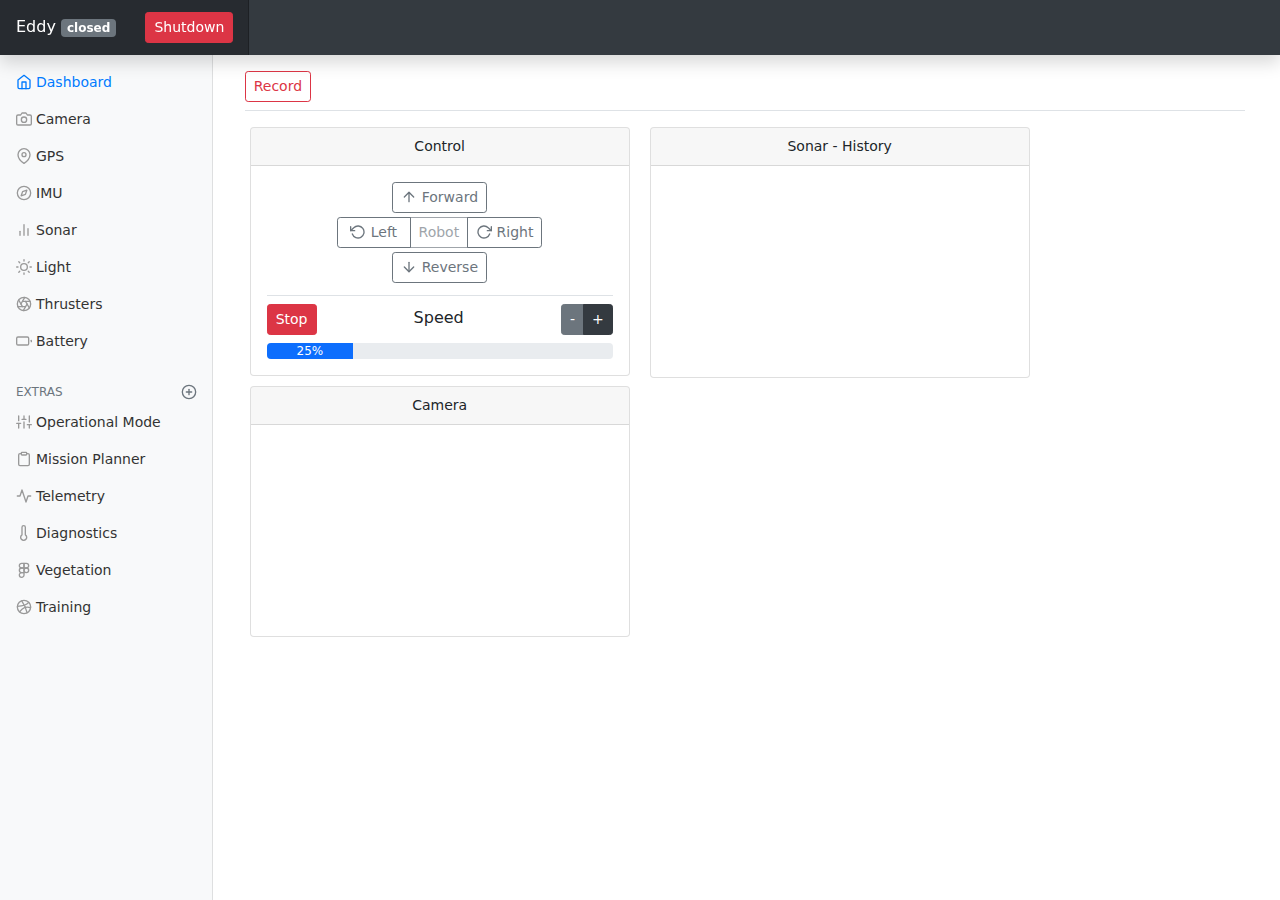
<file: ros2_ws/src/eddy_webui/www/index.html>
<!doctype html>
<html lang="en">
  <head>
    <meta charset="utf-8">
    <meta name="viewport" content="width=device-width, initial-scale=1, shrink-to-fit=no">
    <meta name="description" content="">
    <meta name="author" content="Robert Codd-Downey">
    <meta name="generator" content="Jekyll v4.1.1">
    <title>Eddy Dashboard</title>

    <script src="./javascript/eventemitter2.js"></script>
    <script src="./javascript/roslib.min.js"></script>
    <script src="./javascript/jpg.js"></script>
    <script src="./javascript/dashboard.js"></script>

    <script type="text/javascript">
      'use strict';
			
			function displayImage(canvasId, url) {
				var j = new JpegImage();
				j.onload = function() {
					var c = document.getElementById(canvasId);
					var ctx = c.getContext("2d");
					var d = ctx.getImageData(0,0,c.width,c.height);
					j.copyToImageData(d);
					ctx.putImageData(d, 0, 0);
				};
				j.load(url);
			}
			
			function displayImageMessage(id, message) {
				displayImage(id, "data:image/jpeg;base64," + message.data);
			}
			
			if (!robot) {
				var robot = {
					ros: null,
					image_sub : null,
					name: "",
					init: function() {
            this.ros = new ROSLIB.Ros({
              url : 'ws://' + location.hostname + ':9090'
            });
						this.ros.on('error', function(error) {
							updateRosStatus('error');
						});
						this.ros.on('connection', function(error) {
					                console.log("Connected to ROSBridge Server");
							updateRosStatus('connection');
						});
						this.ros.on('close', function(error) {
							updateRosStatus('close');
						});
						
						this.image_sub = new ROSLIB.Topic({
							ros : this.ros,
							name : '/eddy/sensors/underwater_camera/image_raw/compressed',
							messageType : 'sensor_msgs/CompressedImage'
						});
						this.image_sub.subscribe(function (message) {
							displayImageMessage("camera-img", message);
            });
            
            this.history_sub = new ROSLIB.Topic({
              ros : this.ros,
              name : '/eddy/sonar/history/compressed',
              messageType : 'sensor_msgs/CompressedImage'
            });
            this.history_sub.subscribe(function (message) {
              console.log("Recieved images message");
              displayImageMessage("history-img", message);
            });
					}
				}
			}
			
			robot.init();

	window.onload = function () {
		buildDashboard("Dashboard");
		feather.replace();
		onLoadROS(robot.ros);
	};

      window.onunload = function () {
				robot.ros.close();
			};
    </script>

    <!-- Bootstrap core CSS -->
    <link href="./css/bootstrap.min.css" rel="stylesheet">

    <style>
      .bd-placeholder-img {
        font-size: 1.125rem;
        text-anchor: middle;
        -webkit-user-select: none;
        -moz-user-select: none;
        -ms-user-select: none;
        user-select: none;
      }

      @media (min-width: 768px) {
        .bd-placeholder-img-lg {
          font-size: 3.5rem;
        }
      }
    </style>
    <!-- Custom styles for this template -->
    <link href="./css/dashboard.css" rel="stylesheet">
  </head>
  <body>

        <nav class="navbar navbar-dark sticky-top bg-dark flex-md-nowrap p-0 shadow">
                <div class="navbar-brand"/>
                        <div class="navbar-item ml-3 mr-3" style="color:white;">
                        Eddy <span id="ros-status" class="badge badge-warning">Connecting</span>
                        <button type="button" class="btn ml-4 btn-sm btn-danger"  data-toggle="modal" data-target="#shutdownModal">Shutdown</button>
                        </div>
                </div>
                <button class="navbar-toggler position-absolute d-md-none collapsed mt-1" type="button" data-toggle="collapse" data-target="#sidebarMenu" ar>
                        <span class="navbar-toggler-icon"></span>
                </button>
        </nav>

        <div class="modal fade" id="shutdownModal" tabindex="-1" aria-labelledby="exampleModalLabel" aria-hidden="true">
                <div class="modal-dialog">
                        <div class="modal-content">
                                <div class="modal-header">
                                        <h5 class="modal-title" id="exampleModalLabel">Shutdown Eddy</h5>
                                        <button type="button" class="close" data-dismiss="modal" aria-label="Close">
                                                <span aria-hidden="true">&times;</span>
                                        </button>
                                </div>
                                <div class="modal-body">
                                        Are you sure you want shutdown the robot ?
                                </div>
                                <div class="modal-footer">
                                        <button type="button" class="btn btn-secondary" data-dismiss="modal">Close</button>
                                        <button type="button" id="ros-halt" class="btn btn-danger" data-dismiss="modal">Shutdown</button>
                                </div>
                        </div>
                </div>
        </div>

<div class="container-fluid">
  <div class="row">
    <nav id="sidebarMenu" class="col-md-3 col-lg-2 d-md-block bg-light sidebar collapse">
      <div class="sidebar-sticky pt-3">
        <ul id="main_nav" class="nav flex-column">
        </ul>

        <h6 class="sidebar-heading d-flex justify-content-between align-items-center px-3 mt-4 mb-1 text-muted">
          <span>Extras</span>
          <a class="d-flex align-items-center text-muted" href="#" aria-label="Add a new report">
            <span data-feather="plus-circle"></span>
          </a>
        </h6>

        <ul id="extra_nav" class="nav flex-column">
        </ul>

      </div>
    </nav>

    <main role="main" class="col-md-9 ml-sm-auto col-lg-10 px-md-4">
      <div class="d-flex justify-content-between flex-wrap flex-md-nowrap align-items-center pt-3 pb-2 mb-3 border-bottom">
        <div class="btn-toolbar mr-2 mb-2 mb-md-0">
          <button type="button" class="btn mr-2 btn-sm btn-outline-danger">Record</button>
        </div>
      </div>

      <div class="row">
        <div class="column">
          <div class="card mb-2" >
            <div class="card-header">Control</div>


            <div class="card-body">

              <div class="btn-toolbar mb-1 justify-content-center" role="toolbar">
                <button id="robot-forward-btn" type="button" class="btn btn-outline-secondary btn-sm"><span data-feather="arrow-up"></span> Forward</button>
              </div>

              <div class="btn-toolbar mb-1 justify-content-center" role="toolbar" >
                <div class="btn-group" role="group">
                  <button id="robot-left-btn" type="button" class="btn btn-outline-secondary btn-sm">&nbsp;<span data-feather="rotate-ccw"></span> Left&nbsp;</button>
                  <button type="button" class="btn btn-outline-secondary btn-sm disabled">Robot</button>
                  <button id="robot-right-btn" type="button" class="btn btn-outline-secondary btn-sm"><span data-feather="rotate-cw"></span> Right</button>
                </div>
              </div>

              <div class="btn-toolbar mb-1 justify-content-center" role="toolbar">
                <button id="robot-reverse-btn" type="button" class="btn btn-outline-secondary btn-sm"><span data-feather="arrow-down"></span> Reverse</button>
              </div>

              <div class="d-flex flex-wrap flex-md-nowrap mb-2 pb-2 border-bottom">
              </div>

              <div class="btn-toolbar justify-content-between" role="toolbar">
                
                <button id="light-btn" type="button" class="btn btn-danger btn-sm">Stop</button>

                <h6 class="mt-1">Speed</h6>

                <div class="btn-group" role="group">
                  <button id="speed-decrease-btn" type="button" class="btn btn-secondary btn-sm">-</button>
                  <button id="speed-increase-btn" type="button" class="btn btn-dark btn-sm">+</button>
                </div>

                <div class="progress mt-2" style="width: 100%;">
                  <div id="speed-status-bar" class="progress-bar" role="progressbar" style="width: 25%;" aria-valuenow="0.0" aria-valuemin="0.0" aria-valuemax="1.0">25%</div>
                </div>

              </div>

            </div>
          </div>
        </div>

        <div class="column">
          <div class="card mb-2" >
            <div class="card-header">Sonar - History</div>
            <div class="card-body">
              <canvas class="w-100" id="history-img"></canvas>
            </div>
          </div>
        </div>


        <div class="column">
          <div class="card mb-2" >
            <div class="card-header">Camera</div>
            <div class="card-body">
              <canvas class="w-100" id="camera-img"></canvas>
            </div>
          </div>
        </div>

      </div>


    </main>
  </div>
</div>
<script src="./javascript/jquery-3.5.1.slim.min.js" integrity="sha384-DfXdz2htPH0lsSSs5nCTpuj/zy4C+OGpamoFVy38MVBnE+IbbVYUew+OrCXaRkfj" crossorigin="anonymous"></script>
<script src="./javascript/bootstrap.bundle.min.js"></script>
<script src="./javascript/feather.min.js"></script>
<script src="./javascript/Chart.min.js"></script>

<script src="./javascript/dashboard.js"></script></body>
</html>
</file>
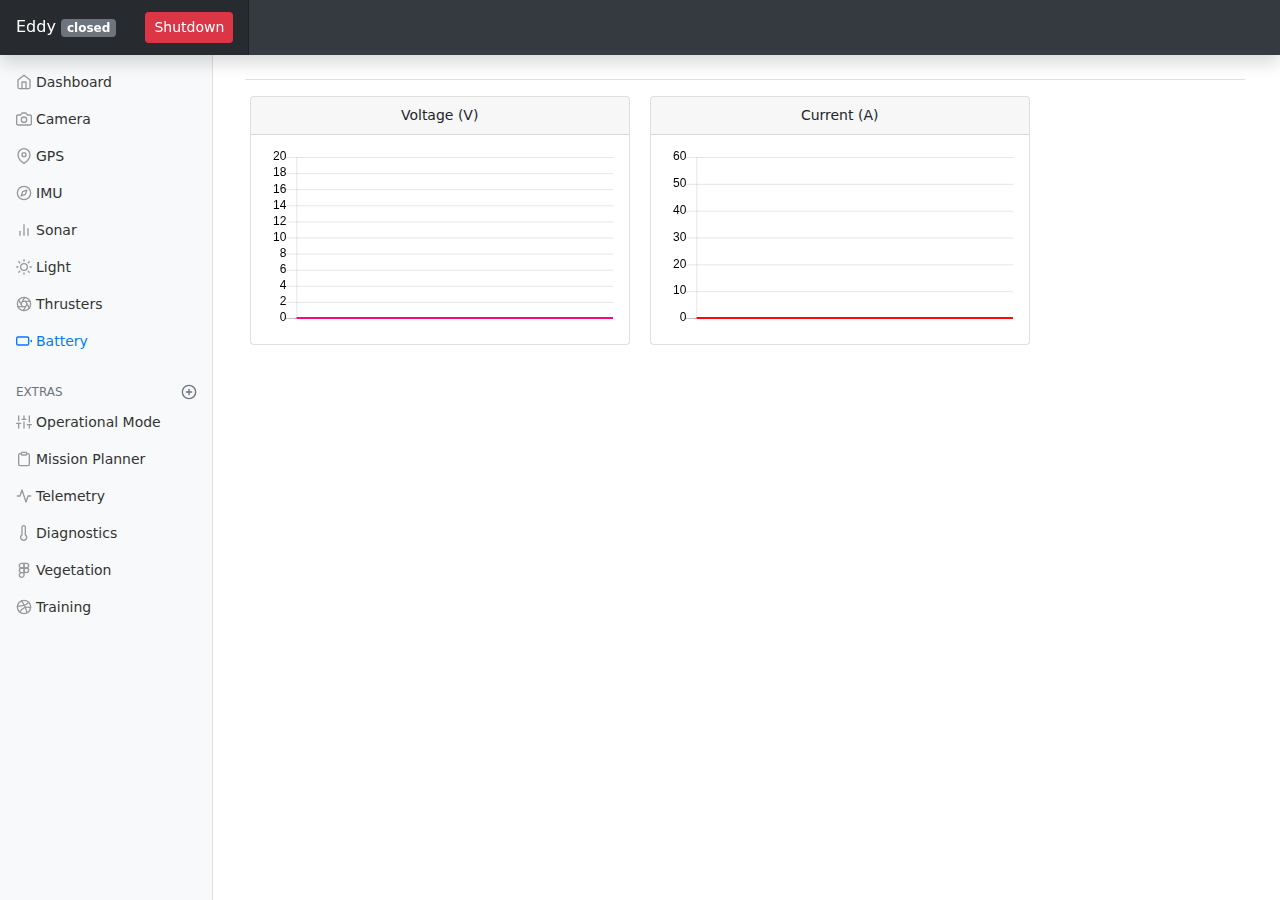
<file: ros2_ws/src/eddy_webui/www/battery.html>
<!doctype html>
<html lang="en">
  <head>
    <meta charset="utf-8">
    <meta name="viewport" content="width=device-width, initial-scale=1, shrink-to-fit=no">
    <meta name="description" content="">
    <meta name="author" content="Robert Codd-Downey">
    <meta name="generator" content="Jekyll v4.1.1">
    <title>Eddy Dashboard</title>

    <script src="./javascript/eventemitter2.js"></script>
    <script src="./javascript/roslib.min.js"></script>
    <script src="./javascript/jpg.js"></script>
    <script src="./javascript/Chart.min.js"></script>
    <script src="./javascript/dashboard.js"></script>

    <script type="text/javascript">
      'use strict';
			
      var voltage_cfg = {
				type: 'line',
				data: {
					labels: new Array(200+1).join('0').split(''),
					datasets: [{
						borderColor: 'rgba(255, 9, 115, 1)',
						backgroundColor: 'rgba(255, 9, 115, 0)',
						data: new Array(200+1).join('0').split('').map(parseFloat),
						borderWidth: 2,
						pointRadius: 0.1
					}]
				},
				options: {

					responsive: false,
					showTooltips: false,
					legend: {
						display: false
					},
					scales: {
						xAxes: [{
							display: false,
						}],
						yAxes: [{
							ticks: {
								suggestedMin: 0,
								fontColor: "black",
								min: 0,
								max: 20
							},
							gridLines: {
								display: true
							}
						}]
					}

				}
			};

      var current_cfg = {
                                type: 'line',
                                data: {
                                        labels: new Array(200+1).join('0').split(''),
                                        datasets: [{
                                                borderColor: 'rgba(255, 9, 15, 1)',
						backgroundColor: 'rgba(255, 9, 115, 0)',
                                                data: new Array(200+1).join('0').split('').map(parseFloat),
                                                borderWidth: 2,
                                                pointRadius: 0.1
                                        }]
                                },
                                options: {

                                        responsive: false,
                                        showTooltips: false,
                                        legend: {
                                                display: false
                                        },
                                        scales: {
                                                xAxes: [{
                                                        display: false,
                                                }],
                                                yAxes: [{
                                                        ticks: {
                                                                suggestedMin: 0,
                                                                fontColor: "black",
                                                                min: 0,
                                                                max: 60
                                                        },
                                                        gridLines: {
                                                                display: true
                                                        }
                                                }]
                                        }

                                }
                        };

	function updateBatteryPlots(message) {
		var header = document.getElementById("voltage-header");
		header.innerHTML = "Voltage (" + Math.round(message.voltage * 10) / 10 + " V)";
		var chart = window.voltage_graph;

		chart.data.labels.splice(0, 1);
		if (chart.data.datasets[0].data.length >= 200) {
			chart.data.datasets[0].data.splice(0, 1);
		}

		chart.data.labels.push('');
		chart.data.datasets[0].data.push(message.voltage);

		chart.update();

		header = document.getElementById("current-header");
                header.innerHTML = "Current (" + Math.round(Math.abs(message.current) * 10) / 10 + " A)";
                chart = window.current_graph;

                chart.data.labels.splice(0, 1);
                if (chart.data.datasets[0].data.length >= 200) {
                        chart.data.datasets[0].data.splice(0, 1);
                }

                chart.data.labels.push('');
                chart.data.datasets[0].data.push(message.current);

                chart.update();
	}


			if (!robot) {
				var robot = {
					ros: null,
					cmd_sub : null,
					name: "",
					init: function() {
						this.ros = new ROSLIB.Ros({
              url : 'ws://' + location.hostname + ':9090'
            });
						this.ros.on('error', function(error) {
							updateRosStatus('error');
						});
						this.ros.on('connection', function(error) {
							updateRosStatus('connection');
						});
						this.ros.on('close', function(error) {
							updateRosStatus('close');
						});
						
						this.battery_sub = new ROSLIB.Topic({
							ros : this.ros,
							name : '/eddy/sensors/mavros/battery',
							messageType : 'sensor_msgs/BatteryState'
						});
						this.battery_sub.subscribe(function (message) {
							updateBatteryPlots(message);
						});

					}
				}
			}
			
      robot.init();
      

      window.onload = function () {
	buildDashboard("Battery");
	feather.replace();
	onLoadROS(robot.ros);

        var voltage_ctx = document.getElementById("voltage-log").getContext("2d");
        window.voltage_graph = new Chart(voltage_ctx, voltage_cfg);

        var current_ctx = document.getElementById("current-log").getContext("2d");
        window.current_graph = new Chart(current_ctx, current_cfg);

      }

      window.onunload = function () {
	robot.ros.close();
      };
    </script>

    <!-- Bootstrap core CSS -->
    <link href="./css/bootstrap.min.css" rel="stylesheet">

    <style>
      .bd-placeholder-img {
        font-size: 1.125rem;
        text-anchor: middle;
        -webkit-user-select: none;
        -moz-user-select: none;
        -ms-user-select: none;
        user-select: none;
      }

      @media (min-width: 768px) {
        .bd-placeholder-img-lg {
          font-size: 3.5rem;
        }
      }
    </style>
    <!-- Custom styles for this template -->
    <link href="./css/dashboard.css" rel="stylesheet">
  </head>
  <body>

        <nav class="navbar navbar-dark sticky-top bg-dark flex-md-nowrap p-0 shadow">
                <div class="navbar-brand"/>
                        <div class="navbar-item ml-3 mr-3" style="color:white;">
                        Eddy <span id="ros-status" class="badge badge-warning">Connecting</span>
                        <button type="button" class="btn ml-4 btn-sm btn-danger"  data-toggle="modal" data-target="#shutdownModal">Shutdown</button>
                        </div>
                </div>
                <button class="navbar-toggler position-absolute d-md-none collapsed mt-1" type="button" data-toggle="collapse" data-target="#sidebarMenu" ar>
                        <span class="navbar-toggler-icon"></span>
                </button>
        </nav>

        <div class="modal fade" id="shutdownModal" tabindex="-1" aria-labelledby="exampleModalLabel" aria-hidden="true">
                <div class="modal-dialog">
                        <div class="modal-content">
                                <div class="modal-header">
                                        <h5 class="modal-title" id="exampleModalLabel">Shutdown Eddy</h5>
                                        <button type="button" class="close" data-dismiss="modal" aria-label="Close">
                                                <span aria-hidden="true">&times;</span>
                                        </button>
                                </div>
                                <div class="modal-body">
                                        Are you sure you want shutdown the robot ?
                                </div>
                                <div class="modal-footer">
                                        <button type="button" class="btn btn-secondary" data-dismiss="modal">Close</button>
                                        <button type="button" id="ros-halt" class="btn btn-danger" data-dismiss="modal">Shutdown</button>
                                </div>
                        </div>
                </div>
        </div>

<div class="container-fluid">
  <div class="row">
    <nav id="sidebarMenu" class="col-md-3 col-lg-2 d-md-block bg-light sidebar collapse">
      <div class="sidebar-sticky pt-3">
        <ul id="main_nav" class="nav flex-column">
        </ul>

        <h6 class="sidebar-heading d-flex justify-content-between align-items-center px-3 mt-4 mb-1 text-muted">
          <span>Extras</span>
          <a class="d-flex align-items-center text-muted" href="#" aria-label="Add a new report">
            <span data-feather="plus-circle"></span>
          </a>
        </h6>

        <ul id="extra_nav" class="nav flex-column">
        </ul>

      </div>
    </nav>

    <main role="main" class="col-md-9 ml-sm-auto col-lg-10 px-md-4">
      <div class="d-flex justify-content-between flex-wrap flex-md-nowrap align-items-center pt-3 pb-2 mb-3 border-bottom">
      </div>

      <div class="row">
      
        <div class="column">
          <div class="card mb-2 pb-1" >
            <div id="voltage-header" class="card-header">Voltage (V)</div>
            <div class="card-body">
              <canvas class="w-100" id="voltage-log"></canvas>
            </div>
          </div>
        </div>

        <div class="column">
          <div class="card mb-2 pb-1" >
            <div id="current-header" class="card-header">Current (A)</div>
            <div class="card-body">
              <canvas class="w-100" id="current-log"></canvas>
            </div>
          </div>
        </div>


      </div>

    </main>
  </div>
</div>
<script src="./javascript/jquery-3.5.1.slim.min.js" integrity="sha384-DfXdz2htPH0lsSSs5nCTpuj/zy4C+OGpamoFVy38MVBnE+IbbVYUew+OrCXaRkfj" crossorigin="anonymous"></script>
<script src="./javascript/bootstrap.bundle.min.js"></script>
<script src="./javascript/feather.min.js"></script>

<script type="text/javascript">
  feather.replace()
</script>

<!--<script src="./javascript/dashboard.js"></script>-->
</body>
</html>
</file>
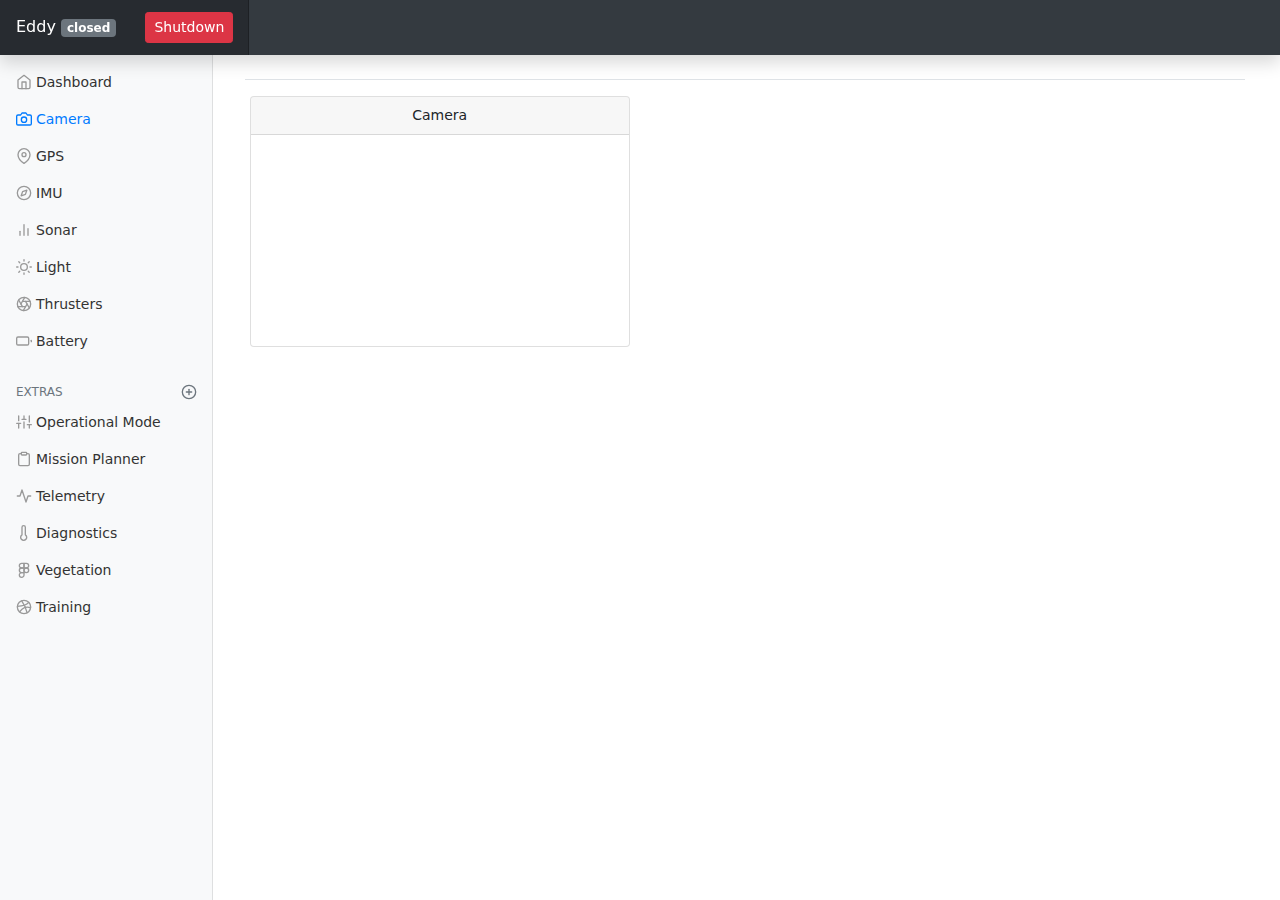
<file: ros2_ws/src/eddy_webui/www/camera.html>
<!doctype html>
<html lang="en">
  <head>
    <meta charset="utf-8">
    <meta name="viewport" content="width=device-width, initial-scale=1, shrink-to-fit=no">
    <meta name="description" content="">
    <meta name="author" content="Robert Codd-Downey">
    <meta name="generator" content="Jekyll v4.1.1">
    <title>Eddy Dashboard</title>

    <script src="./javascript/eventemitter2.js"></script>
    <script src="./javascript/roslib.min.js"></script>
    <script src="./javascript/jpg.js"></script>
    <script src="./javascript/dashboard.js"></script>
    <script src="./javascript/feather.min.js"></script>
    
    <script type="text/javascript">
      'use strict';
			
      function displayImage(canvasId, url) {
        var j = new JpegImage();
        j.onload = function() {
	  var c = document.getElementById(canvasId);
	  var ctx = c.getContext("2d");
	  var d = ctx.getImageData(0,0,c.width,c.height);
	  j.copyToImageData(d);
	  ctx.putImageData(d, 0, 0);
	};
        j.load(url);
      }
			
      function displayImageMessage(message) {
        displayImage("image", "data:image/jpeg;base64," + message.data);
      }
			
      if (!robot) {
        var robot = {
	  ros: null,
	  image_sub : null,
	  name: "",
          init: function() {
            var host = null;
            if(location.hostname === "")
              host = "ws://127.0.0.1:9090";
            else
              host = 'ws://' + location.hostname + ':9090';
            this.ros = new ROSLIB.Ros({
              url : host
            });

            this.ros = new ROSLIB.Ros({
              url : host
            });

                                                this.ros.on('error', function(error) {
                                                        updateRosStatus('error');
                                                });
                                                this.ros.on('connection', function(error) {
                                                        updateRosStatus('connection');
                                                });
                                                this.ros.on('close', function(error) {
                                                        updateRosStatus('close');
                                                });

            this.image_sub = new ROSLIB.Topic({
              ros: this.ros,
              name: '/eddy/sensors/underwater_camera/image_raw/compressed',
              messageType : 'sensor_msgs/CompressedImage'
            });
	    this.image_sub.subscribe(function (message) {
              displayImageMessage(message);
              console.log("Got an image")
            });
          }
        }
      }
			
      robot.init();

	window.onload = function () {
		buildDashboard("Camera");
		feather.replace();
		onLoadROS(robot.ros);
	};

      window.onunload = function () {
        robot.ros.close();
      };
    </script>

    <!-- Bootstrap core CSS -->
    <link href="./css/bootstrap.min.css" rel="stylesheet">

    <style>
      .bd-placeholder-img {
        font-size: 1.125rem;
        text-anchor: middle;
        -webkit-user-select: none;
        -moz-user-select: none;
        -ms-user-select: none;
        user-select: none;
      }

      @media (min-width: 768px) {
        .bd-placeholder-img-lg {
          font-size: 3.5rem;
        }
      }
    </style>
    <!-- Custom styles for this template -->
    <link href="./css/dashboard.css" rel="stylesheet">
  </head>
  <body>

        <nav class="navbar navbar-dark sticky-top bg-dark flex-md-nowrap p-0 shadow">
                <div class="navbar-brand"/>
                        <div class="navbar-item ml-3 mr-3" style="color:white;">
                        Eddy <span id="ros-status" class="badge badge-warning">Connecting</span>
                        <button type="button" class="btn ml-4 btn-sm btn-danger"  data-toggle="modal" data-target="#shutdownModal">Shutdown</button>
                        </div>
                </div>
                <button class="navbar-toggler position-absolute d-md-none collapsed mt-1" type="button" data-toggle="collapse" data-target="#sidebarMenu" ar>
                        <span class="navbar-toggler-icon"></span>
                </button>
        </nav>

        <div class="modal fade" id="shutdownModal" tabindex="-1" aria-labelledby="exampleModalLabel" aria-hidden="true">
                <div class="modal-dialog">
                        <div class="modal-content">
                                <div class="modal-header">
                                        <h5 class="modal-title" id="exampleModalLabel">Shutdown Eddy</h5>
                                        <button type="button" class="close" data-dismiss="modal" aria-label="Close">
                                                <span aria-hidden="true">&times;</span>
                                        </button>
                                </div>
                                <div class="modal-body">
                                        Are you sure you want shutdown the robot ?
                                </div>
                                <div class="modal-footer">
                                        <button type="button" class="btn btn-secondary" data-dismiss="modal">Close</button>
                                        <button type="button" id="ros-halt" class="btn btn-danger" data-dismiss="modal">Shutdown</button>
                                </div>
                        </div>
                </div>
        </div>

<div class="container-fluid">
  <div class="row">
    <nav id="sidebarMenu" class="col-md-3 col-lg-2 d-md-block bg-light sidebar collapse">
      <div class="sidebar-sticky pt-3">
        <ul id="main_nav" class="nav flex-column">
        </ul>

        <h6 class="sidebar-heading d-flex justify-content-between align-items-center px-3 mt-4 mb-1 text-muted">
          <span>Extras</span>
          <a class="d-flex align-items-center text-muted" href="#" aria-label="Add a new report">
            <span data-feather="plus-circle"></span>
          </a>
        </h6>

        <ul id="extra_nav" class="nav flex-column">
        </ul>
      </div>
    </nav>

    <main role="main" class="col-md-9 ml-sm-auto col-lg-10 px-md-4">
      <div class="d-flex justify-content-between flex-wrap flex-md-nowrap align-items-center pt-3 pb-2 mb-3 border-bottom">
      </div>

      <div class="row">
        <div class="column">
          <div class="card mb-2" >
            <div class="card-header">Camera</div>
            <div class="card-body">
              <canvas class="w-100" id="image"></canvas>
            </div>
          </div>
        </div>
      </div>

    </main>
  </div>
</div>

<
<script src="./javascript/jquery-3.5.1.slim.min.js" integrity="sha384-DfXdz2htPH0lsSSs5nCTpuj/zy4C+OGpamoFVy38MVBnE+IbbVYUew+OrCXaRkfj" crossorigin="anonymous"></script>
<script src="./javascript/bootstrap.bundle.min.js"></script>

<script type="text/javascript">
  feather.replace()
</script>


</body>
</html>
</file>
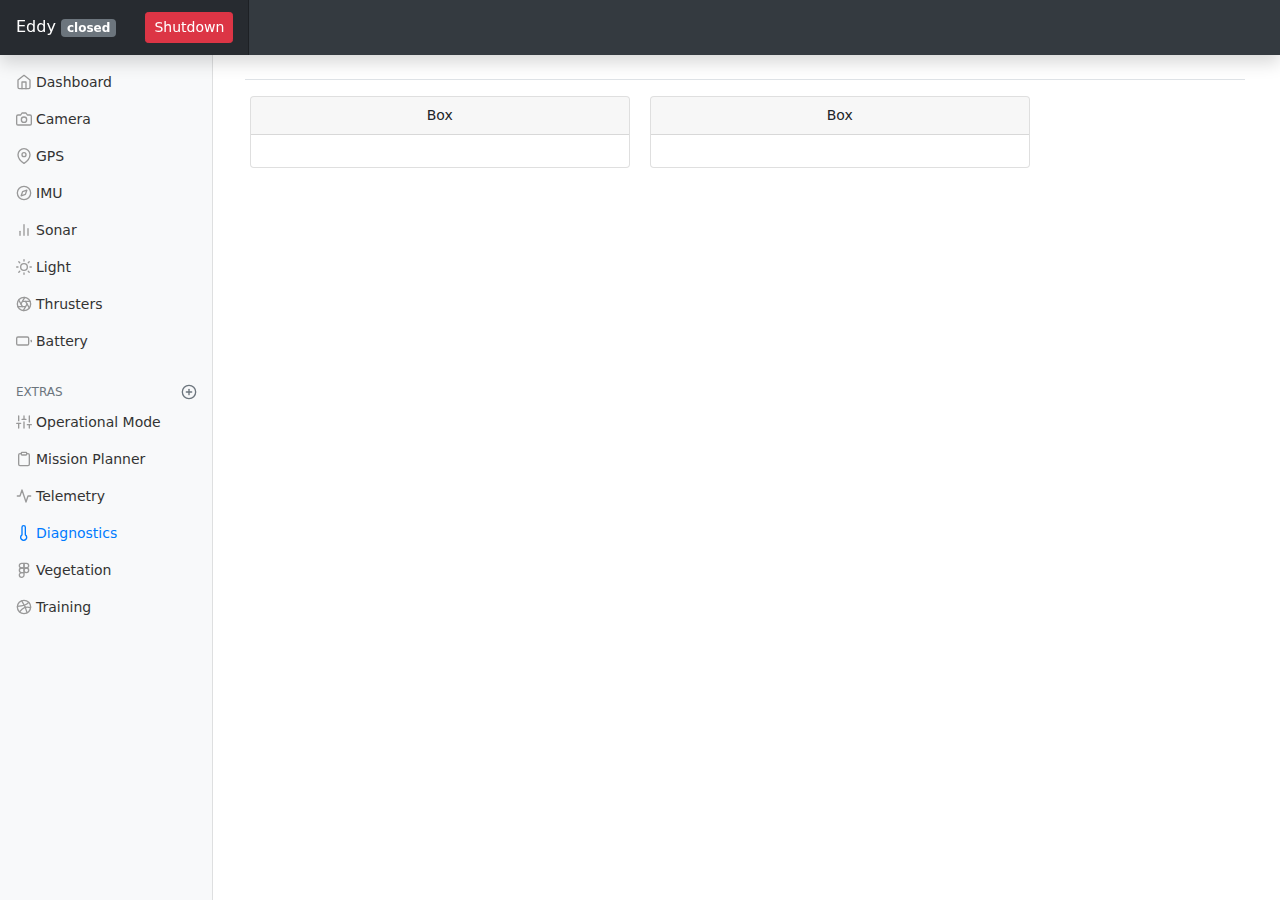
<file: ros2_ws/src/eddy_webui/www/diagnostics.html>
<!doctype html>
<html lang="en">
  <head>
    <meta charset="utf-8">
    <meta name="viewport" content="width=device-width, initial-scale=1, shrink-to-fit=no">
    <meta name="description" content="">
    <meta name="author" content="Robert Codd-Downey">
    <meta name="generator" content="Jekyll v4.1.1">
    <title>Eddy Dashboard</title>

    <script src="./javascript/eventemitter2.js"></script>
    <script src="./javascript/roslib.min.js"></script>
    <script src="./javascript/jpg.js"></script>
    <script src="./javascript/Chart.min.js"></script>
    <script src="./javascript/dashboard.js"></script>


    <script type="text/javascript">
      'use strict';
			
      if (!robot) {
        var robot = {
          ros: null,
          name: "",
          init: function() {
            this.ros = new ROSLIB.Ros({
              url : 'ws://' + location.hostname + ':9090'
            });
						this.ros.on('error', function(error) {
							updateRosStatus('error');
						});
						this.ros.on('connection', function(error) {
							updateRosStatus('connection');
						});
						this.ros.on('close', function(error) {
							updateRosStatus('close');
						});
            
          }
        }
      }
      
      robot.init();

      window.onload = function () {
	buildDashboard("Diagnostics");
	feather.replace();
	onLoadROS(robot.ros);
      };
    
      window.onunload = function () {
        robot.ros.close();
      };
    </script>

    <!-- Bootstrap core CSS -->
    <link href="./css/bootstrap.min.css" rel="stylesheet">

    <style>
      .bd-placeholder-img {
        font-size: 1.125rem;
        text-anchor: middle;
        -webkit-user-select: none;
        -moz-user-select: none;
        -ms-user-select: none;
        user-select: none;
      }

      @media (min-width: 768px) {
        .bd-placeholder-img-lg {
          font-size: 3.5rem;
        }
      }
    </style>
    <!-- Custom styles for this template -->
    <link href="./css/dashboard.css" rel="stylesheet">
  </head>
  <body>

        <nav class="navbar navbar-dark sticky-top bg-dark flex-md-nowrap p-0 shadow">
                <div class="navbar-brand"/>
                        <div class="navbar-item ml-3 mr-3" style="color:white;">
                        Eddy <span id="ros-status" class="badge badge-warning">Connecting</span>
                        <button type="button" class="btn ml-4 btn-sm btn-danger"  data-toggle="modal" data-target="#shutdownModal">Shutdown</button>
                        </div>
                </div>
                <button class="navbar-toggler position-absolute d-md-none collapsed mt-1" type="button" data-toggle="collapse" data-target="#sidebarMenu" ar>
                        <span class="navbar-toggler-icon"></span>
                </button>
        </nav>

        <div class="modal fade" id="shutdownModal" tabindex="-1" aria-labelledby="exampleModalLabel" aria-hidden="true">
                <div class="modal-dialog">
                        <div class="modal-content">
                                <div class="modal-header">
                                        <h5 class="modal-title" id="exampleModalLabel">Shutdown Eddy</h5>
                                        <button type="button" class="close" data-dismiss="modal" aria-label="Close">
                                                <span aria-hidden="true">&times;</span>
                                        </button>
                                </div>
                                <div class="modal-body">
                                        Are you sure you want shutdown the robot ?
                                </div>
                                <div class="modal-footer">
                                        <button type="button" class="btn btn-secondary" data-dismiss="modal">Close</button>
                                        <button type="button" id="ros-halt" class="btn btn-danger" data-dismiss="modal">Shutdown</button>
                                </div>
                        </div>
                </div>
        </div>
<div class="container-fluid">
  <div class="row">
    <nav id="sidebarMenu" class="col-md-3 col-lg-2 d-md-block bg-light sidebar collapse">
      <div class="sidebar-sticky pt-3">
        <ul id="main_nav" class="nav flex-column">
        </ul>

        <h6 class="sidebar-heading d-flex justify-content-between align-items-center px-3 mt-4 mb-1 text-muted">
          <span>Extras</span>
          <a class="d-flex align-items-center text-muted" href="#" aria-label="Add a new report">
            <span data-feather="plus-circle"></span>
          </a>
        </h6>

        <ul id="extra_nav" class="nav flex-column">
        </ul>

      </div>
    </nav>

    <main role="main" class="col-md-9 ml-sm-auto col-lg-10 px-md-4">
      <div class="d-flex justify-content-between flex-wrap flex-md-nowrap align-items-center pt-3 pb-2 mb-3 border-bottom">
      </div>

      <div class="row">

        <div class="column">
          <div class="card mb-2" >
            <div class="card-header">Box</div>
            <div class="card-body">
            </div>
          </div>
        </div>

        <div class="column">
          <div class="card mb-2" >
            <div class="card-header">Box</div>
            <div class="card-body">
            </div>
          </div>
        </div>

      </div>
      
  </div>
</div>
<script src="./javascript/jquery-3.5.1.slim.min.js" integrity="sha384-DfXdz2htPH0lsSSs5nCTpuj/zy4C+OGpamoFVy38MVBnE+IbbVYUew+OrCXaRkfj" crossorigin="anonymous"></script>
<script src="./javascript/bootstrap.bundle.min.js"></script>
<script src="./javascript/feather.min.js"></script>

<script type="text/javascript">
  feather.replace()
</script>

</body>
</html>
</file>
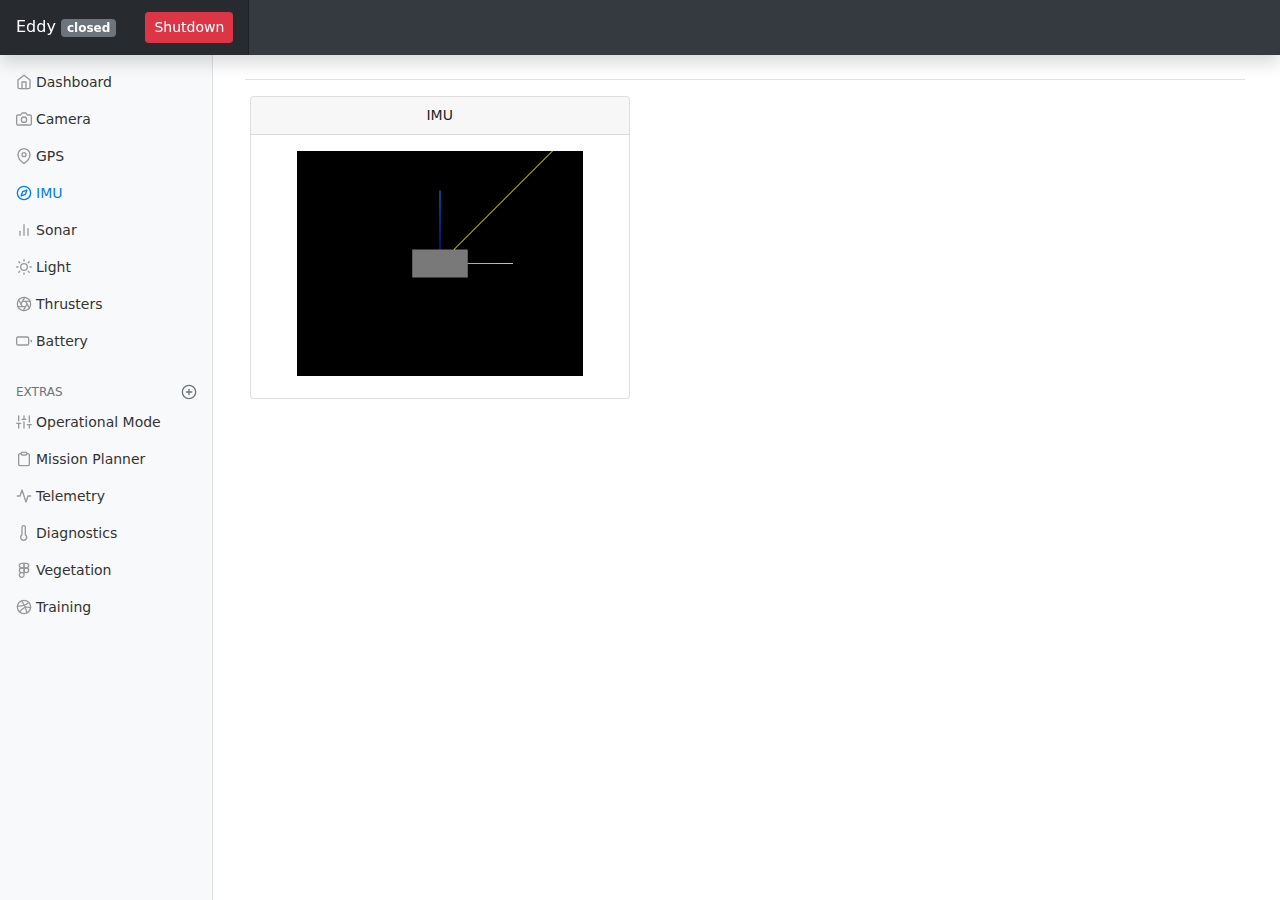
<file: ros2_ws/src/eddy_webui/www/imu.html>
<!doctype html>
<html lang="en">
  <head>
    <meta charset="utf-8">
    <meta name="viewport" content="width=device-width, initial-scale=1, shrink-to-fit=no">
    <meta name="description" content="">
    <meta name="author" content="Robert Codd-Downey">
    <meta name="generator" content="Jekyll v4.1.1">
    <title>Eddy Dashboard</title>

    <script src="./javascript/eventemitter2.js"></script>
    <script src="./javascript/roslib.min.js"></script>
    <script src="./javascript/jpg.js"></script>
    <script src="./javascript/dashboard.js"></script>

    <script type="text/javascript">
      'use strict';
			
			function displayImage(canvasId, url) {
				var j = new JpegImage();
				j.onload = function() {
					var c = document.getElementById(canvasId);
					var ctx = c.getContext("2d");
					var d = ctx.getImageData(0,0,c.width,c.height);
					j.copyToImageData(d);
					ctx.putImageData(d, 0, 0);
				};
				j.load(url);
			}
			
			function displayImageMessage(message) {
				displayImage("myChart", "data:image/jpeg;base64," + message.data);
			}
			
			if (!robot) {
				var robot = {
					ros: null,
					image_sub : null,
					name: "",
					init: function() {
            this.ros = new ROSLIB.Ros({
              url : 'ws://' + location.hostname + ':9090'
            });
						this.ros.on('error', function(error) {
							updateRosStatus('error');
						});
						this.ros.on('connection', function(error) {
							updateRosStatus('connection');
						});
						this.ros.on('close', function(error) {
							updateRosStatus('close');
						});

						this.image_sub = new ROSLIB.Topic({
							ros : this.ros,
							name : '/eddy/sensors/underwater_camera/image_raw/compressed',
							messageType : 'sensor_msgs/CompressedImage'
						});
						this.image_sub.subscribe(function (message) {
							displayImageMessage(message);
						});

						var imu_sub = new ROSLIB.Topic({
							ros : this.ros,
							name : '/eddy/mavros/imu/imu',
							messageType : 'sensor_msgs/Imu'
						});
						imu_sub.subscribe(function (message) {
							window.quat = message.orientation;
							window.accel = message.linear_acceleration;
						});
					}
				}
			}
			
			robot.init();

	window.onload = function () {
		buildDashboard("IMU");
		feather.replace();
		onLoadROS(robot.ros);

		window.quat = { x : 0.0, y : 0.0, z : 0.0, w : 1.0 };
		window.accel = { x : 0.0, y : 0.0, z : 0.0 };
	};

      window.onunload = function () {
				robot.ros.close();
			};
    </script>

    <!-- Bootstrap core CSS -->
    <link href="./css/bootstrap.min.css" rel="stylesheet">

    <style>
      .bd-placeholder-img {
        font-size: 1.125rem;
        text-anchor: middle;
        -webkit-user-select: none;
        -moz-user-select: none;
        -ms-user-select: none;
        user-select: none;
      }

      @media (min-width: 768px) {
        .bd-placeholder-img-lg {
          font-size: 3.5rem;
        }
      }
    </style>
    <!-- Custom styles for this template -->
    <link href="./css/dashboard.css" rel="stylesheet">
  </head>
  <body>

        <nav class="navbar navbar-dark sticky-top bg-dark flex-md-nowrap p-0 shadow">
                <div class="navbar-brand"/>
                        <div class="navbar-item ml-3 mr-3" style="color:white;">
                        Eddy <span id="ros-status" class="badge badge-warning">Connecting</span>
                        <button type="button" class="btn ml-4 btn-sm btn-danger"  data-toggle="modal" data-target="#shutdownModal">Shutdown</button>
                        </div>
                </div>
                <button class="navbar-toggler position-absolute d-md-none collapsed mt-1" type="button" data-toggle="collapse" data-target="#sidebarMenu" ar>
                        <span class="navbar-toggler-icon"></span>
                </button>
        </nav>

        <div class="modal fade" id="shutdownModal" tabindex="-1" aria-labelledby="exampleModalLabel" aria-hidden="true">
                <div class="modal-dialog">
                        <div class="modal-content">
                                <div class="modal-header">
                                        <h5 class="modal-title" id="exampleModalLabel">Shutdown Eddy</h5>
                                        <button type="button" class="close" data-dismiss="modal" aria-label="Close">
                                                <span aria-hidden="true">&times;</span>
                                        </button>
                                </div>
                                <div class="modal-body">
                                        Are you sure you want shutdown the robot ?
                                </div>
                                <div class="modal-footer">
                                        <button type="button" class="btn btn-secondary" data-dismiss="modal">Close</button>
                                        <button type="button" id="ros-halt" class="btn btn-danger" data-dismiss="modal">Shutdown</button>
                                </div>
                        </div>
                </div>
        </div>

<div class="container-fluid">
  <div class="row">

    <nav id="sidebarMenu" class="col-md-3 col-lg-2 d-md-block bg-light sidebar collapse">
      <div class="sidebar-sticky pt-3">
        <ul id="main_nav" class="nav flex-column">
        </ul>

        <h6 class="sidebar-heading d-flex justify-content-between align-items-center px-3 mt-4 mb-1 text-muted">
          <span>Extras</span>
          <a class="d-flex align-items-center text-muted" href="#" aria-label="Add a new report">
            <span data-feather="plus-circle"></span>
          </a>
        </h6>

        <ul id="extra_nav" class="nav flex-column">
        </ul>

      </div>
    </nav>

    <main role="main" class="col-md-9 ml-sm-auto col-lg-10 px-md-4">
      <div class="d-flex justify-content-between flex-wrap flex-md-nowrap align-items-center pt-3 pb-2 mb-3 border-bottom">
      </div>

      <div class="row">
        <div class="column">
          <div class="card mb-2" >
            <div class="card-header">IMU</div>
            <div class="card-body">
		<div id="orientation_view" class="webgl w-100"></div>
            </div>
          </div>
        </div>
      </div>

    </main>
  </div>
</div>
<script src="./javascript/jquery-3.5.1.slim.min.js" integrity="sha384-DfXdz2htPH0lsSSs5nCTpuj/zy4C+OGpamoFVy38MVBnE+IbbVYUew+OrCXaRkfj" crossorigin="anonymous"></script>
<script src="./javascript/bootstrap.bundle.min.js"></script>
<script src="./javascript/feather.min.js"></script>
<script src="./javascript/Chart.min.js"></script>
<script src="./javascript/three.min.js"></script>

<script type="text/javascript">
  feather.replace()
</script>

		<script type="text/javascript">
			var scene, camera, renderer, group, arrow;
			var WIDTH  = 286;
			var HEIGHT = 225;
			var SPEED = 0.01;
			
			function buildAxis(vec, color) {
				var geom = new THREE.Geometry();
				geom.vertices.push(new THREE.Vector3(0, 0, 0));
				geom.vertices.push(vec);
				geom.computeLineDistances();
				
				return new THREE.Line(geom, new THREE.LineBasicMaterial({linewidth:5, color:color}), THREE.LinePieces);
			}
			
			function init() {
				scene = new THREE.Scene();
				
				group = new THREE.Object3D();
				
				var cube = new THREE.Mesh(new THREE.BoxGeometry( 0.5, 0.25, 0.5), new THREE.MeshDepthMaterial());
				group.add(cube);

				var axes = new THREE.AxisHelper(0.75);
				axes.material.linewidth = 5;
				axes.rotation.z = -Math.PI/2;
				axes.rotation.x = -Math.PI/2;
				group.add(axes);
				
				scene.add(group);
				
				var origin = new THREE.Vector3(0, 0, 0);
				var terminus  = new THREE.Vector3(1, 1, 1);
				var direction = new THREE.Vector3().subVectors(terminus, origin).normalize();
				arrow = new THREE.ArrowHelper(direction, origin, 2, 0xFFFF00);
				arrow.line.material.linewidth = 5;
				scene.add(arrow);
				
				var orientation_canvas = document.getElementById("orientation_view");
				
				//WIDTH = orientation_canvas.clientWidth;
				//HEIGHT = orientation_canvas.clientHeight;
				
				camera = new THREE.PerspectiveCamera(60, WIDTH / HEIGHT, 1, 10);
				camera.lookAt(scene.position);
				camera.position.set(0, 0, 2);
				
				renderer = new THREE.WebGLRenderer({ antialias: true });
				renderer.id = "webgl_canvas";
				renderer.width = "100%";
				renderer.height = "100%";
				renderer.setSize(WIDTH, HEIGHT);
				
				orientation_canvas.appendChild(renderer.domElement);
			}
			
			function onWindowResize() {
				var orientation_canvas = document.getElementById("webgl_canvas");
				
				WIDTH = orientation_canvas.clientWidth;
				HEIGHT = orientation_canvas.clientHeight;
				
				camera.aspect = WIDTH / HEIGHT;
				camera.updateProjectionMatrix();
				renderer.setSize(WIDTH, HEIGHT);
				render();
			}
			
			function render() {
				requestAnimationFrame(render);
				
				if (window.quat) {
					var quat = window.quat;
					var roll = Math.atan2(2*quat.y*quat.w - 2*quat.x*quat.z, 1 - 2*quat.y*quat.y - 2*quat.z*quat.z);
					var pitch = Math.atan2(2*quat.x*quat.w - 2*quat.y*quat.z, 1 - 2*quat.x*quat.x - 2*quat.z*quat.z);
					var yaw = Math.asin(2*quat.x*quat.y + 2*quat.z*quat.w);
					group.rotation.x = yaw;
					group.rotation.y = -pitch;
					group.rotation.z = -roll;
				}

				if (window.gravity) {
					var accel = window.gravity;
					scene.remove(arrow);
					var origin = new THREE.Vector3(0, 0, 0);
					var terminus  = new THREE.Vector3(-accel.x, -accel.z, -accel.y);
					var direction = new THREE.Vector3().subVectors(terminus, origin).normalize();
					arrow = new THREE.ArrowHelper(direction, origin, 1, 0xFFFF00, 0.1, 0.1);
					arrow.line.material.linewidth = 5;
					scene.add(arrow);
				}

				renderer.render(scene, camera);
			}
			
			init();
			render();
		</script>

</body>
</html>
</file>
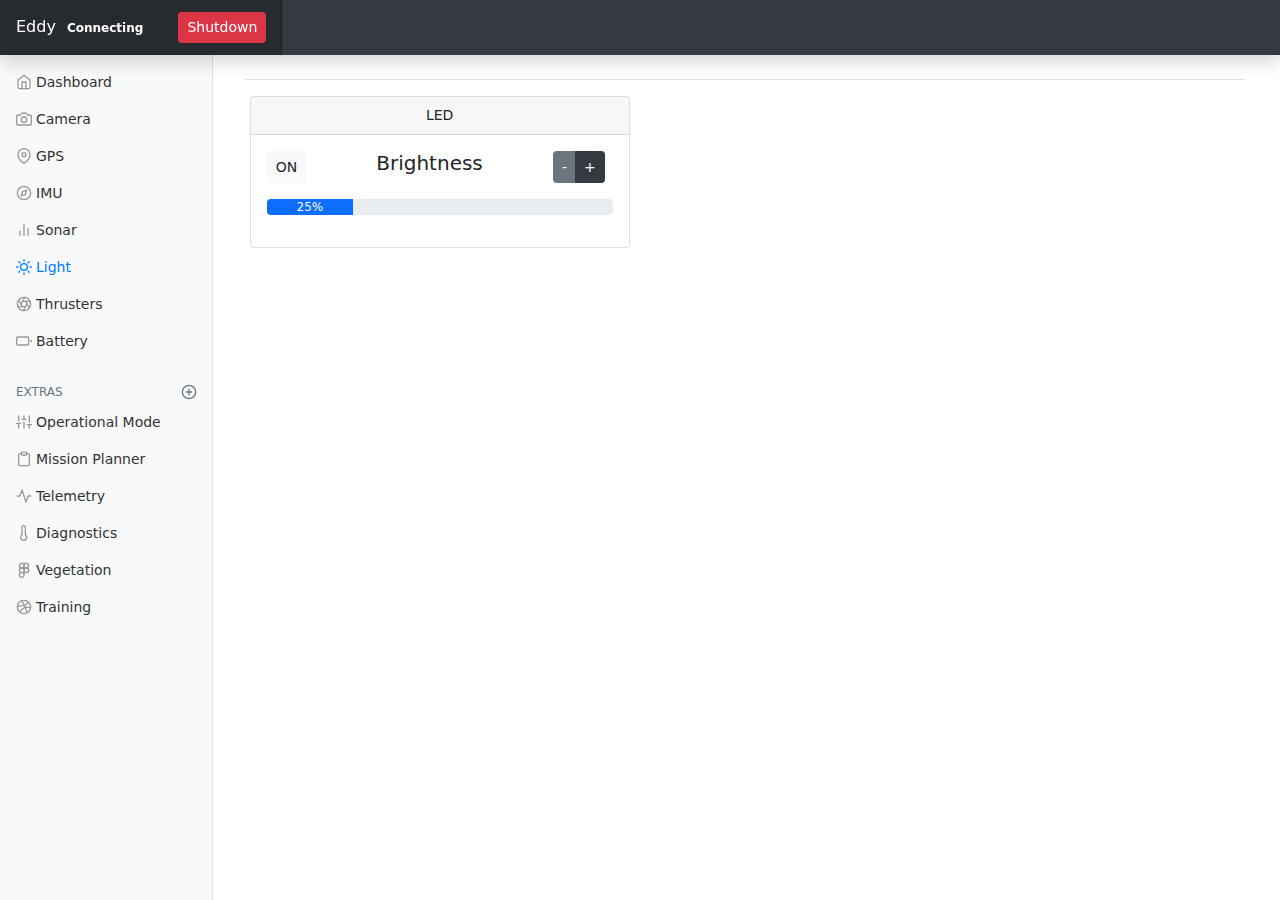
<file: ros2_ws/src/eddy_webui/www/light.html>
<!doctype html>
<html lang="en">
  <head>
    <meta charset="utf-8">
    <meta name="viewport" content="width=device-width, initial-scale=1, shrink-to-fit=no">
    <meta name="description" content="">
    <meta name="author" content="Robert Codd-Downey">
    <meta name="generator" content="Jekyll v4.1.1">
    <title>Eddy Dashboard</title>

    <script src="./javascript/eventemitter2.js"></script>
    <script src="./javascript/roslib.min.js"></script>
    <script src="./javascript/jpg.js"></script>
    <script src="./javascript/dashboard.js"></script>

    <script type="text/javascript">
      'use strict';
			
			if (!robot) {
				var robot = {
					ros: null,
					name: "",
					init: function() {
						this.ros = new ROSLIB.Ros({
					              url : 'ws://' + location.hostname + ':9090'
            					});

						this.ros.on('error', function(error) {
							updateRosStatus('error');
						});
						this.ros.on('connection', function(error) {
							updateRosStatus('connection');
						});
						this.ros.on('close', function(error) {
							updateRosStatus('close');
						});

				                this.light = new ROSLIB.Topic({
							ros : this.ros,
							name : '/eddy/light',
							messageType : 'std_msgs/Float32'
						});
	    this.light.advertise();
            this.light.subscribe(function (message) {
              console.log("Recieved light message");
              var progress = document.getElementById("light-status-bar");
              var width = Math.round(message.data * 100).toString();
              progress.style.width = width + "%";
              progress.innerHTML = width + "%";

              var light_btn = document.getElementById("light-btn");
              if (message.data > 0.0) {
                light_btn.innerHTML = "OFF";
                light_btn.classList.remove("btn-light");
                light_btn.classList.add("btn-dark");
              } else {
                light_btn.innerHTML = "ON";
                light_btn.classList.add("btn-light");
                light_btn.classList.remove("btn-dark");
              }
            });
            this.light.publish(new ROSLIB.Message({ data : 0.0 }));
					}
				}
			}
			
			robot.init();

      window.onload = function () {
	buildDashboard("Light");
	feather.replace();
	onLoadROS(robot.ros);

        var light_btn = document.getElementById("light-btn");
				light_btn.onclick = function () {
					if (light_btn.innerText == "ON") {
            light_btn.classList.add("btn-dark");
            light_btn.classList.remove("btn-light");
            light_btn.innerText = "OFF";
            robot.light.publish(new ROSLIB.Message({
							data : 1.0
						}));
          } else if (light_btn.innerText == "OFF") {
            light_btn.classList.remove("btn-dark");
            light_btn.classList.add("btn-light");
            light_btn.innerText = "ON";
            robot.light.publish(new ROSLIB.Message({
							data : 0.0
						}));
          }
				};

        var light_decrease_btn = document.getElementById("light-decrease-btn");
        light_decrease_btn.onclick = function () {
          var progress = document.getElementById("light-status-bar");
          var val = parseFloat(progress.innerHTML) / 100;
          robot.light.publish(new ROSLIB.Message({
							data : Math.max(val - 0.05, 0.0)
					}));
        }

        var light_increase_btn = document.getElementById("light-increase-btn");
        light_increase_btn.onclick = function () {
          var progress = document.getElementById("light-status-bar");
          var val = parseFloat(progress.innerHTML) / 100;
          robot.light.publish(new ROSLIB.Message({
							data : Math.min(val + 0.05, 1.0)
					}));
        }
      }

      window.onunload = function () {
				robot.ros.close();
			};
    </script>

    <!-- Bootstrap core CSS -->
    <link href="./css/bootstrap.min.css" rel="stylesheet">

    <style>
      .bd-placeholder-img {
        font-size: 1.125rem;
        text-anchor: middle;
        -webkit-user-select: none;
        -moz-user-select: none;
        -ms-user-select: none;
        user-select: none;
      }

      @media (min-width: 768px) {
        .bd-placeholder-img-lg {
          font-size: 3.5rem;
        }
      }
    </style>
    <!-- Custom styles for this template -->
    <link href="./css/dashboard.css" rel="stylesheet">
  </head>
  <body>

        <nav class="navbar navbar-dark sticky-top bg-dark flex-md-nowrap p-0 shadow">
                <div class="navbar-brand"/>
                        <div class="navbar-item ml-3 mr-3" style="color:white;">
                        Eddy <span id="ros-status" class="badge badge-warning">Connecting</span>
                        <button type="button" class="btn ml-4 btn-sm btn-danger"  data-toggle="modal" data-target="#shutdownModal">Shutdown</button>
                        </div>
                </div>
                <button class="navbar-toggler position-absolute d-md-none collapsed mt-1" type="button" data-toggle="collapse" data-target="#sidebarMenu" ar>
                        <span class="navbar-toggler-icon"></span>
                </button>
        </nav>

        <div class="modal fade" id="shutdownModal" tabindex="-1" aria-labelledby="exampleModalLabel" aria-hidden="true">
                <div class="modal-dialog">
                        <div class="modal-content">
                                <div class="modal-header">
                                        <h5 class="modal-title" id="exampleModalLabel">Shutdown Eddy</h5>
                                        <button type="button" class="close" data-dismiss="modal" aria-label="Close">
                                                <span aria-hidden="true">&times;</span>
                                        </button>
                                </div>
                                <div class="modal-body">
                                        Are you sure you want shutdown the robot ?
                                </div>
                                <div class="modal-footer">
                                        <button type="button" class="btn btn-secondary" data-dismiss="modal">Close</button>
                                        <button type="button" id="ros-halt" class="btn btn-danger" data-dismiss="modal">Shutdown</button>
                                </div>
                        </div>
                </div>
        </div>

<div class="container-fluid">
  <div class="row">
    <nav id="sidebarMenu" class="col-md-3 col-lg-2 d-md-block bg-light sidebar collapse">
      <div class="sidebar-sticky pt-3">
        <ul id="main_nav" class="nav flex-column">
        </ul>

        <h6 class="sidebar-heading d-flex justify-content-between align-items-center px-3 mt-4 mb-1 text-muted">
          <span>Extras</span>
          <a class="d-flex align-items-center text-muted" href="#" aria-label="Add a new report">
            <span data-feather="plus-circle"></span>
          </a>
        </h6>

        <ul id="extra_nav" class="nav flex-column">
        </ul>

      </div>
    </nav>

    <main role="main" class="col-md-9 ml-sm-auto col-lg-10 px-md-4">
      <div class="d-flex justify-content-between flex-wrap flex-md-nowrap align-items-center pt-3 pb-2 mb-3 border-bottom">
      </div>

      <div class="row">
        <div class="column">
          <div class="card mb-2" >
            <div class="card-header">LED</div>
              <div class="card-body">


                <div class="btn-toolbar mb-3 justify-content-between" role="toolbar" aria-label="Toolbar with button groups">
                
                  <button id="light-btn" type="button" class="btn btn-light btn-sm">ON</button>

                  <h5>Brightness</h5>

                  <div class="btn-group mr-2" role="group">
                    <button id="light-decrease-btn" type="button" class="btn btn-secondary btn-sm">-</button>
                    <button id="light-increase-btn" type="button" class="btn btn-dark btn-sm">+</button>
                  </div>

                  <div class="progress mt-3" style="width: 100%;">
                    <div id="light-status-bar" class="progress-bar" role="progressbar" style="width: 25%;" aria-valuenow="0.0" aria-valuemin="0.0" aria-valuemax="1.0">25%</div>
                  </div>

                </div>
              </div>

            </div>
          </div>
        </div>

      </div>

    </main>
  </div>
</div>
<script src="./javascript/jquery-3.5.1.slim.min.js" integrity="sha384-DfXdz2htPH0lsSSs5nCTpuj/zy4C+OGpamoFVy38MVBnE+IbbVYUew+OrCXaRkfj" crossorigin="anonymous"></script>
<script src="./javascript/bootstrap.bundle.min.js"></script>
<script src="./javascript/feather.min.js"></script>
<script src="./javascript/Chart.min.js"></script>

<script type="text/javascript">
  feather.replace()
</script>

<!--<script src="./javascript/dashboard.js"></script>-->
</body>
</html>
</file>
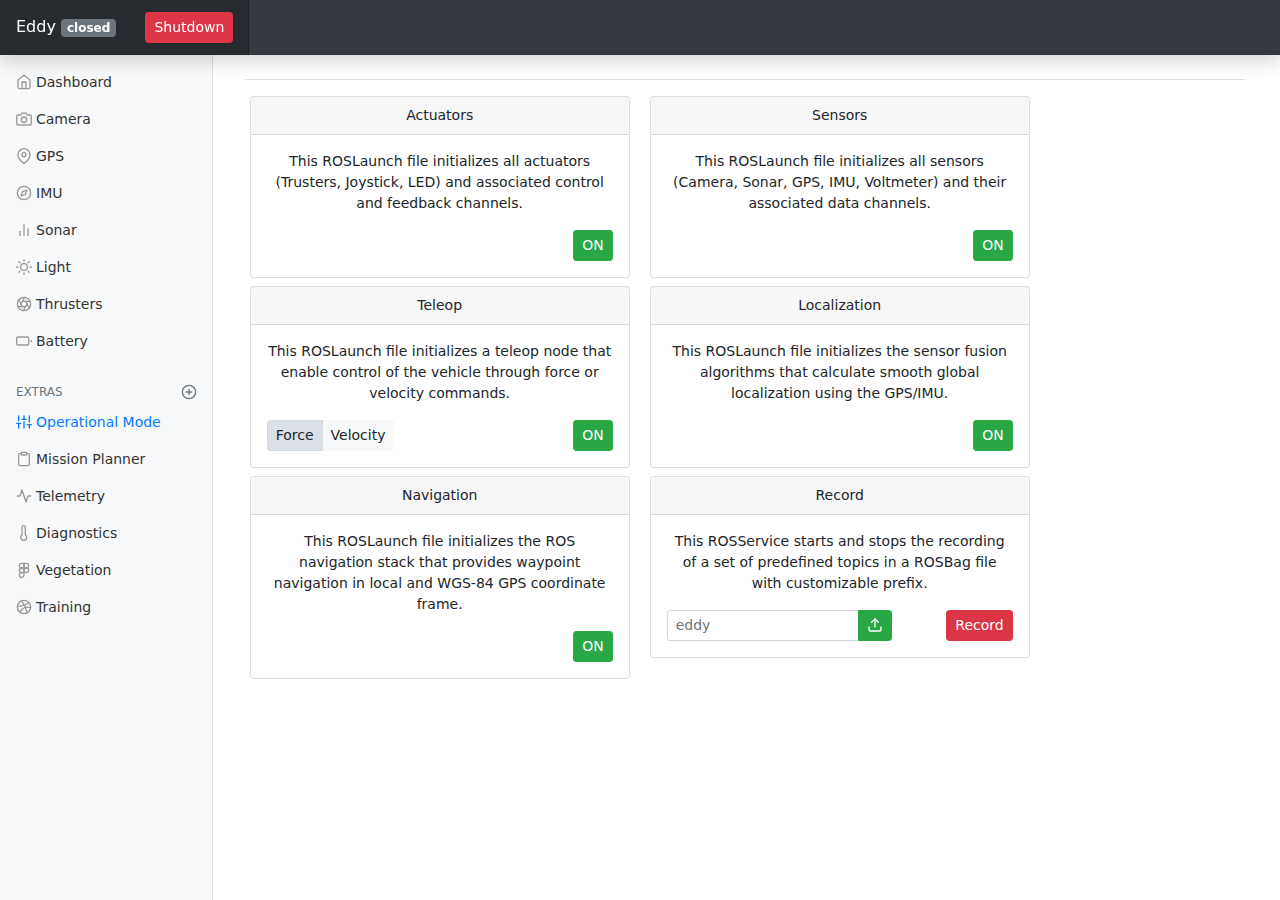
<file: ros2_ws/src/eddy_webui/www/operational_mode.html>
<!doctype html>
<html lang="en">
  <head>
    <meta charset="utf-8">
    <meta name="viewport" content="width=device-width, initial-scale=1, shrink-to-fit=no">
    <meta name="description" content="">
    <meta name="author" content="Robert Codd-Downey">
    <meta name="generator" content="Jekyll v4.1.1">
    <title>Eddy Dashboard</title>

    <script src="./javascript/eventemitter2.js"></script>
    <script src="./javascript/roslib.min.js"></script>
    <script src="./javascript/jpg.js"></script>
    <script src="./javascript/jquery-3.5.1.slim.min.js"></script>
    <script src="./javascript/Chart.min.js"></script>
    <script src="./javascript/dashboard.js"></script>

    <script type="text/javascript">
      'use strict';

	function updateButton(state, id, waiting=false) {
                var btn = document.getElementById(id);
		if (waiting) {
			btn.innerHTML = "WAITING";
			btn.classList.remove("btn-success");
			btn.classList.remove("btn-danger");
			btn.classList.add("btn-warning");
                } else if (state) {
                        btn.innerHTML = "OFF";
			btn.classList.remove("btn-warning");
                        btn.classList.remove("btn-success");
                        btn.classList.add("btn-danger");
                } else {
                        btn.innerHTML = "ON";
			btn.classList.remove("btn-warning");
                        btn.classList.remove("btn-danger");
                        btn.classList.add("btn-success");
                }
	}

	function updateRecordButton(value, id) {
		var btn = document.getElementById(id);
		if (value) {
			btn.innerHTML = "Stop";
			btn.classList.add("btn-secondary");
			btn.classList.remove("btn-danger");
		} else {
			btn.innerHTML = "Record";
			btn.classList.remove("btn-secondary");
			btn.classList.add("btn-danger");
		}
	}

	function updateParamButton(value, id) {
                if (value == "force") {
                        $("#teleop-force-btn").addClass("active");
                        $("#teleop-velocity-btn").removeClass("active");
                } else if (value == "velocity") {
                        $("#teleop-velocity-btn").addClass("active");
                        $("#teleop-force-btn").removeClass("active");
                }
	}
			
      if (!robot) {
        var robot = {
          ros: null,
          name: "",
          init: function() {
            this.ros = new ROSLIB.Ros({
              url : 'ws://' + location.hostname + ':9090'
            });
						this.ros.on('error', function(error) {
							updateRosStatus('error');
						});
						this.ros.on('connection', function(error) {
							updateRosStatus('connection');
						});
						this.ros.on('close', function(error) {
							updateRosStatus('close');
						});
	    this.rosbag_prefix = new ROSLIB.Param({
                ros : this.ros,
                name : "/rosbag_recorder/bag_name"
            });
	    this.teleop_mode = new ROSLIB.Param({
		ros : this.ros,
		name : "/eddy/teleop_mode"
	    });
	    this.teleop_mode.get(function (value) {
		updateParamButton(value);
	    });
            this.teleop_topic = new ROSLIB.Topic({
                ros : this.ros,
                name : '/roslaunch/eddy_teleop/running',
                messageType : 'std_msgs/Bool'
            });
            this.teleop_topic.subscribe(function (msg) {
                updateButton(msg.data, "teleop-btn");
            });
            this.teleop_start = new ROSLIB.Service({
                ros : this.ros,
                name : '/roslaunch/eddy_teleop/start',
                serviceType : 'std_srvs/Trigger'
            });
            this.teleop_stop = new ROSLIB.Service({
                ros : this.ros,
                name : '/roslaunch/eddy_teleop/stop',
                serviceType : 'std_srvs/Trigger'
            });

	    this.actuators_topic = new ROSLIB.Topic({
		ros : this.ros,
		name : '/roslaunch/eddy_actuators/running',
		messageType : 'std_msgs/Bool'
	    });
	    this.actuators_topic.subscribe(function (msg) {
		updateButton(msg.data, "actuators-btn");
            });
            this.actuators_start = new ROSLIB.Service({
                ros : this.ros,
                name : '/roslaunch/eddy_actuators/start',
                serviceType : 'std_srvs/Trigger'
            });
            this.actuators_stop = new ROSLIB.Service({
                ros : this.ros,
                name : '/roslaunch/eddy_actuators/stop',
                serviceType : 'std_srvs/Trigger'
            });

            this.sensors_topic = new ROSLIB.Topic({
                ros : this.ros,
                name : '/roslaunch/eddy_sensors/running',
                messageType : 'std_msgs/Bool'
            });
            this.sensors_topic.subscribe(function (msg) {
                updateButton(msg.data, "sensors-btn");
            });
            this.sensors_start = new ROSLIB.Service({
                ros : this.ros,
                name : '/roslaunch/eddy_sensors/start',
                serviceType : 'std_srvs/Trigger'
            });
            this.sensors_stop = new ROSLIB.Service({
                ros : this.ros,
                name : '/roslaunch/eddy_sensors/stop',
                serviceType : 'std_srvs/Trigger'
            });

            this.localization_topic = new ROSLIB.Topic({
                ros : this.ros,
                name : '/roslaunch/eddy_localization/running',
                messageType : 'std_msgs/Bool'
            });
            this.localization_topic.subscribe(function (msg) {
                updateButton(msg.data, "localization-btn");
            });
            this.localization_start = new ROSLIB.Service({
                ros : this.ros,
                name : '/roslaunch/eddy_localization/start',
                serviceType : 'std_srvs/Trigger'
            });
            this.localization_stop = new ROSLIB.Service({
                ros : this.ros,
                name : '/roslaunch/eddy_localization/stop',
                serviceType : 'std_srvs/Trigger'
            });

            this.navigation_topic = new ROSLIB.Topic({
                ros : this.ros,
                name : '/roslaunch/eddy_navigation/running',
                messageType : 'std_msgs/Bool'
            });
            this.navigation_topic.subscribe(function (msg) {
                updateButton(msg.data, "navigation-btn");
            });
            this.navigation_start = new ROSLIB.Service({
                ros : this.ros,
                name : '/roslaunch/eddy_navigation/start',
                serviceType : 'std_srvs/Trigger'
            });
            this.navigation_stop = new ROSLIB.Service({
                ros : this.ros,
                name : '/roslaunch/eddy_navigation/stop',
                serviceType : 'std_srvs/Trigger'
            });

	    this.recording_topic = new ROSLIB.Topic({
                ros : this.ros,
                name : '/rosbag/recording',
                messageType : 'std_msgs/Bool'
            });
	    this.recording_topic.subscribe(function (msg) {
                updateRecordButton(msg.data, "record-btn");
            });
            this.recording_start = new ROSLIB.Service({
                ros : this.ros,
                name : '/rosbag/record/start',
                serviceType : 'std_srvs/Empty'
            });
            this.recording_stop = new ROSLIB.Service({
                ros : this.ros,
                name : '/rosbag/record/stop',
                serviceType : 'std_srvs/Empty'
            });
          }
        }
      }
      
      robot.init();

      window.onload = function () {
	buildDashboard("Operational Mode");
	feather.replace()
	onLoadROS(robot.ros);

	robot.rosbag_prefix.get(function (value) {
		$("#prefix-text").val(value);
	});

	$("#teleop-force-btn").click(function () {
		robot.teleop_mode.set("force");
		updateParamButton("force");
	});

        $("#teleop-velocity-btn").click(function () {
                robot.teleop_mode.set("velocity");
                updateParamButton("velocity");
        });

        $("#upload-btn").click(function() {
		robot.rosbag_prefix.set($("#prefix-text").val());
        });

        $("#record-btn").click(function() {
                if ($(this).html() == "Record") {
                        robot.recording_start.callService(new ROSLIB.ServiceRequest({}), function () {});
                } else if ($(this).html() == "Stop") {
                        robot.recording_stop.callService(new ROSLIB.ServiceRequest({}), function () {});
                }
        });

        $("#teleop-btn").click(function() {
                if ($(this).html() == "ON") {
                        robot.teleop_start.callService(new ROSLIB.ServiceRequest({}), function () {});
                } else if ($(this).html() == "OFF") {
                        robot.teleop_stop.callService(new ROSLIB.ServiceRequest({}), function () {});
                }
                updateButton(null, "teleop-btn", true);
        });

	$("#actuators-btn").click(function() {
		if ($(this).html() == "ON") {
			robot.actuators_start.callService(new ROSLIB.ServiceRequest({}), function () {});
		} else if ($(this).html() == "OFF") {
			robot.actuators_stop.callService(new ROSLIB.ServiceRequest({}), function () {});
		}
		updateButton(null, "actuators-btn", true);
	});
        $("#sensors-btn").click(function() {
                if ($(this).html() == "ON") {
                        robot.sensors_start.callService(new ROSLIB.ServiceRequest({}), function () {});
                } else if ($(this).html() == "OFF") {
                        robot.sensors_stop.callService(new ROSLIB.ServiceRequest({}), function () {});
                }
		updateButton(null, "sensors-btn", true);
        });
        $("#localization-btn").click(function() {
                if ($(this).html() == "ON") {
                        robot.localization_start.callService(new ROSLIB.ServiceRequest({}), function () {});
                } else if ($(this).html() == "OFF") {
                        robot.localization_stop.callService(new ROSLIB.ServiceRequest({}), function () {});
                }
		updateButton(null, "localization-btn", true);
        });
        $("#navigation-btn").click(function() {
                if ($(this).html() == "ON") {
                        robot.navigation_start.callService(new ROSLIB.ServiceRequest({}), function () {});
                } else if ($(this).html() == "OFF") {
                        robot.navigation_stop.callService(new ROSLIB.ServiceRequest({}), function () {});
                }
		updateButton(null, "navigation-btn", true);
        });
      };
    
      window.onunload = function () {
        robot.ros.close();
      };
    </script>

    <!-- Bootstrap core CSS -->
    <link href="./css/bootstrap.min.css" rel="stylesheet">

    <style>
      .bd-placeholder-img {
        font-size: 1.125rem;
        text-anchor: middle;
        -webkit-user-select: none;
        -moz-user-select: none;
        -ms-user-select: none;
        user-select: none;
      }

      @media (min-width: 768px) {
        .bd-placeholder-img-lg {
          font-size: 3.5rem;
        }
      }
    </style>
    <!-- Custom styles for this template -->
    <link href="./css/dashboard.css" rel="stylesheet">
  </head>
  <body>

        <nav class="navbar navbar-dark sticky-top bg-dark flex-md-nowrap p-0 shadow">
                <div class="navbar-brand"/>
                        <div class="navbar-item ml-3 mr-3" style="color:white;">
                        Eddy <span id="ros-status" class="badge badge-warning">Connecting</span>
			<button type="button" class="btn ml-4 btn-sm btn-danger"  data-toggle="modal" data-target="#shutdownModal">Shutdown</button>
                        </div>
                </div>
                <button class="navbar-toggler position-absolute d-md-none collapsed mt-1" type="button" data-toggle="collapse" data-target="#sidebarMenu" aria-controls="sidebarMenu" aria-expa>
                        <span class="navbar-toggler-icon"></span>
                </button>
        </nav>

	<div class="modal fade" id="shutdownModal" tabindex="-1" aria-labelledby="exampleModalLabel" aria-hidden="true">
		<div class="modal-dialog">
			<div class="modal-content">
				<div class="modal-header">
					<h5 class="modal-title" id="exampleModalLabel">Shutdown Eddy</h5>
					<button type="button" class="close" data-dismiss="modal" aria-label="Close">
						<span aria-hidden="true">&times;</span>
					</button>
				</div>
				<div class="modal-body">
					Are you sure you want shutdown the robot ?
				</div>
				<div class="modal-footer">
					<button type="button" class="btn btn-secondary" data-dismiss="modal">Close</button>
					<button type="button" id="ros-halt" class="btn btn-danger" data-dismiss="modal">Shutdown</button>
				</div>
			</div>
		</div>
	</div>


<div class="container-fluid">
  <div class="row">
    <nav id="sidebarMenu" class="col-md-3 col-lg-2 d-md-block bg-light sidebar collapse">
      <div class="sidebar-sticky pt-3">
        <ul id="main_nav" class="nav flex-column">
        </ul>

        <h6 class="sidebar-heading d-flex justify-content-between align-items-center px-3 mt-4 mb-1 text-muted">
          <span>Extras</span>
          <a class="d-flex align-items-center text-muted" href="#" aria-label="Add a new report">
            <span data-feather="plus-circle"></span>
          </a>
        </h6>

        <ul id="extra_nav" class="nav flex-column">
        </ul>

      </div>
    </nav>

    <main role="main" class="col-md-9 ml-sm-auto col-lg-10 px-md-4">
      <div class="d-flex justify-content-between flex-wrap flex-md-nowrap align-items-center pt-3 pb-2 mb-3 border-bottom">
      </div>

      <div class="row">
        <div class="column">
          <div class="card mb-2" >
            <div class="card-header">Actuators</div>
            <div class="card-body">
		This ROSLaunch file initializes all actuators (Trusters, Joystick, LED) and associated control and feedback channels. 

                <div class="btn-toolbar mt-3 justify-content-end" role="toolbar" aria-label="Toolbar with button groups">
                  <button id="actuators-btn" type="button" class="btn btn-success btn-sm">ON</button>
                </div>

            </div>
          </div>
        </div>

        <div class="column">
          <div class="card mb-2" >
            <div class="card-header">Sensors</div>
            <div class="card-body">
		This ROSLaunch file initializes all sensors (Camera, Sonar, GPS, IMU, Voltmeter) and their associated data channels.

                <div class="btn-toolbar mt-3 justify-content-end" role="toolbar" aria-label="Toolbar with button groups">
		  <button id="sensors-btn" type="button" class="btn btn-success btn-sm">ON</button>
                </div>

            </div>
          </div>
        </div>

        <div class="column">
          <div class="card mb-2" >
            <div class="card-header">Teleop</div>
            <div class="card-body">
                This ROSLaunch file initializes a teleop node that enable control of the vehicle through force or velocity commands.

                <div class="btn-toolbar mt-3 justify-content-between" role="toolbar" aria-label="Toolbar with button groups">
		  <div class="btn-group mr-2" role="group">
                    <button id="teleop-force-btn" type="button" class="btn btn-light btn-sm active">Force</button>
                    <button id="teleop-velocity-btn" type="button" class="btn btn-light btn-sm">Velocity</button>
                  </div>

                  <button id="teleop-btn" type="button" class="btn btn-success btn-sm">ON</button>
                </div>

            </div>
          </div>
        </div>

        <div class="column">
          <div class="card mb-2" >
            <div class="card-header">Localization</div>
            <div class="card-body">
                This ROSLaunch file initializes the sensor fusion algorithms that calculate smooth global localization using the GPS/IMU.

                <div class="btn-toolbar mt-3 justify-content-end" role="toolbar" aria-label="Toolbar with button groups">
                  <button id="localization-btn" type="button" class="btn btn-success btn-sm">ON</button>
                </div>
            </div>
          </div>
        </div>

        <div class="column">
          <div class="card mb-2" >
            <div class="card-header">Navigation</div>
            <div class="card-body">
                This ROSLaunch file initializes the ROS navigation stack that provides waypoint navigation in local and WGS-84 GPS coordinate frame.

                <div class="btn-toolbar mt-3 justify-content-end" role="toolbar" aria-label="Toolbar with button groups">
                  <button id="navigation-btn" type="button" class="btn btn-success btn-sm">ON</button>
                </div>
            </div>
          </div>
        </div>



        <div class="column">
          <div class="card mb-2" >
            <div class="card-header">Record</div>
            <div class="card-body">
                This ROSService starts and stops the recording of a set of predefined topics in a ROSBag file with customizable prefix. 

                <div class="btn-toolbar mt-3 justify-content-between" role="toolbar" aria-label="Toolbar with button groups">
			<div class="input-group input-group-sm">
				<input type="text" class="form-control" placeholder="eddy" id="prefix-text">
				<button class="btn btn-success" type="button" id="upload-btn"><span data-feather="upload"></span></button>
			</div>
			<button id="record-btn" type="button" class="btn btn-danger btn-sm">Record</button>
                </div>

            </div>
          </div>
        </div>

      </div>
      
  </div>
</div>
<script src="./javascript/bootstrap.bundle.min.js"></script>
<script src="./javascript/feather.min.js"></script>

<script type="text/javascript">
  feather.replace()
</script>

</body>
</html>
</file>
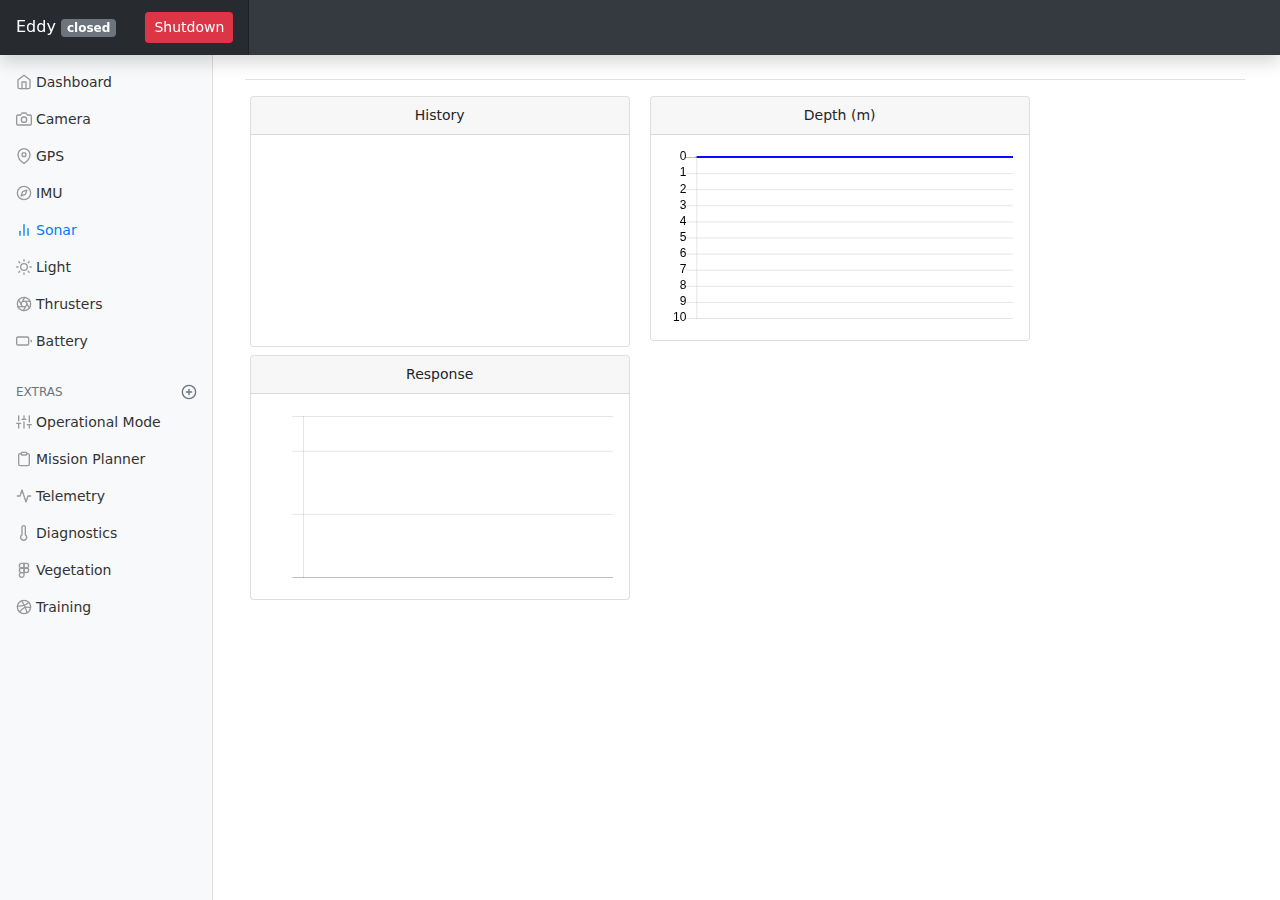
<file: ros2_ws/src/eddy_webui/www/sonar.html>
<!doctype html>
<html lang="en">
  <head>
    <meta charset="utf-8">
    <meta name="viewport" content="width=device-width, initial-scale=1, shrink-to-fit=no">
    <meta name="description" content="">
    <meta name="author" content="Robert Codd-Downey">
    <meta name="generator" content="Jekyll v4.1.1">
    <title>Eddy Dashboard</title>

    <script src="./javascript/eventemitter2.js"></script>
    <script src="./javascript/roslib.min.js"></script>
    <script src="./javascript/jpg.js"></script>
    <script src="./javascript/Chart.min.js"></script>
    <script src="./javascript/dashboard.js"></script>

    <script type="text/javascript">
      'use strict';
			
			var depth_cfg = {
				type: 'line',
				data: {
					labels: new Array(150+1).join('0').split(''),
					datasets: [{
						data: new Array(150+1).join('0').split('').map(parseFloat),
						backgroundColor: 'rgba(15, 99, 255, 0.5)',
						borderColor: 'rgba(15, 9, 255, 1)',
						borderWidth: 2,
						pointRadius: 0.1
					}]
				},
				options: {
					responsive: false,
					showTooltips: false,
					legend: {
						display: false
					},
					scales: {
						xAxes: [{
							display: false,
						}],
						yAxes: [{
							ticks: {
								suggestedMin: 0,
								fontColor: "black",
								reverse: true,
								min: 0,
								max: 10
							},
							gridLines: {
								display: true
							}
						}]
					}
				}
			};
			
			var profile_cfg = {
				type: 'bar',
				data: {
					labels: new Array(200+1).join('0').split(''),
					datasets: [{
						data: new Array(200+1).join('0').split('').map(parseFloat),
						borderWidth: 2,
						pointRadius: 0.1
					}]
				},
				options: {
					responsive: false,
					showTooltips: false,
					linearGradientLine: true,
					legend: {
						display: false
					},
					scales: {
						xAxes: [{
              display: false,
						}],
						yAxes: [{
							ticks: {
								fontColor: "white",
								min: 0,
								max: 255
							},
							gridLines: {
								display: true
							}
						}]
					}
				}
			};
      
      function displayImage(canvasId, url) {
        var j = new JpegImage();
        j.onload = function() {
          var c = document.getElementById(canvasId);
          var ctx = c.getContext("2d");
          var d = ctx.getImageData(0,0,c.width,c.height);
          j.copyToImageData(d);
          ctx.putImageData(d, 0, 0);
        };
        j.load(url);
      }
      
      function displayImageMessage(message) {
        displayImage("history-image", "data:image/jpeg;base64," + message.data);
      }
    
      function updateDepthPlot(message) {
        var header = document.getElementById("depth-header");
        header.innerHTML = "Depth (" + Math.round(message.range * 10) / 10 + " m)";
        var chart = window.depth_graph;
							
				chart.data.labels.splice(0, 1);
        if (chart.data.datasets[0].data.length >= 150) {
          chart.data.datasets[0].data.splice(0, 1);
        }

        chart.data.labels.push('');
        chart.data.datasets[0].data.push(message.range);
        
        chart.update();
      }
    
      function updateProfileDisplay(message) {
        var chart = window.profile_graph;

        var data = atob(message.data);

        chart.data.datasets[0].data = [];
        for (var i = 0; i < data.length; i++){  
          chart.data.datasets[0].data.push(data.charCodeAt(i));
        }
        
        chart.update();
      }
      
      if (!robot) {
        var robot = {
          ros: null,
          image_sub : null,
          distance_sub : null,
          profile_sub : null,
          name: "",
          init: function() {
            this.ros = new ROSLIB.Ros({
              url : 'ws://' + location.hostname + ':9090'
            });
						this.ros.on('error', function(error) {
							updateRosStatus('error');
						});
						this.ros.on('connection', function(error) {
							updateRosStatus('connection');
						});
						this.ros.on('close', function(error) {
							updateRosStatus('close');
						});
            
            this.image_sub = new ROSLIB.Topic({
              ros : this.ros,
              name : '/eddy/sensors/sonar/history/compressed',
              messageType : 'sensor_msgs/CompressedImage'
            });
            this.image_sub.subscribe(function (message) {
              console.log("Recieved images message");
              displayImageMessage(message);
            });
            this.distance_sub = new ROSLIB.Topic({
              ros : this.ros,
              name : '/eddy/sensors/sonar/distance',
              messageType : 'sensor_msgs/Range'
            });
            this.distance_sub.subscribe(function (message) {
              console.log("Recieved range message");
              updateDepthPlot(message);
            });
            this.profile_sub = new ROSLIB.Topic({
              ros : this.ros,
              name : '/eddy/sensors/sonar/profile',
              messageType : 'std_msgs/UInt8MultiArray',
            });
            this.profile_sub.subscribe( function (message) {
              console.log("Recieved profile message");
              updateProfileDisplay(message);
            });
          }
        }
      }
      
      robot.init();

      window.onload = function () {
	buildDashboard("Sonar");
	feather.replace();
	onLoadROS(robot.ros);

        var depth_ctx = document.getElementById("depth-log").getContext("2d");
        window.depth_graph = new Chart(depth_ctx, depth_cfg);
        var temp_ctx = document.getElementById("profile-log").getContext("2d");
        window.profile_graph = new Chart(temp_ctx, profile_cfg);
      };
    
      window.onunload = function () {
        robot.ros.close();
      };
    </script>

    <!-- Bootstrap core CSS -->
    <link href="./css/bootstrap.min.css" rel="stylesheet">

    <style>
      .bd-placeholder-img {
        font-size: 1.125rem;
        text-anchor: middle;
        -webkit-user-select: none;
        -moz-user-select: none;
        -ms-user-select: none;
        user-select: none;
      }

      @media (min-width: 768px) {
        .bd-placeholder-img-lg {
          font-size: 3.5rem;
        }
      }
    </style>
    <!-- Custom styles for this template -->
    <link href="./css/dashboard.css" rel="stylesheet">
  </head>
  <body>

        <nav class="navbar navbar-dark sticky-top bg-dark flex-md-nowrap p-0 shadow">
                <div class="navbar-brand"/>
                        <div class="navbar-item ml-3 mr-3" style="color:white;">
                        Eddy <span id="ros-status" class="badge badge-warning">Connecting</span>
                        <button type="button" class="btn ml-4 btn-sm btn-danger"  data-toggle="modal" data-target="#shutdownModal">Shutdown</button>
                        </div>
                </div>
                <button class="navbar-toggler position-absolute d-md-none collapsed mt-1" type="button" data-toggle="collapse" data-target="#sidebarMenu" ar>
                        <span class="navbar-toggler-icon"></span>
                </button>
        </nav>

        <div class="modal fade" id="shutdownModal" tabindex="-1" aria-labelledby="exampleModalLabel" aria-hidden="true">
                <div class="modal-dialog">
                        <div class="modal-content">
                                <div class="modal-header">
                                        <h5 class="modal-title" id="exampleModalLabel">Shutdown Eddy</h5>
                                        <button type="button" class="close" data-dismiss="modal" aria-label="Close">
                                                <span aria-hidden="true">&times;</span>
                                        </button>
                                </div>
                                <div class="modal-body">
                                        Are you sure you want shutdown the robot ?
                                </div>
                                <div class="modal-footer">
                                        <button type="button" class="btn btn-secondary" data-dismiss="modal">Close</button>
                                        <button type="button" id="ros-halt" class="btn btn-danger" data-dismiss="modal">Shutdown</button>
                                </div>
                        </div>
                </div>
        </div>

<div class="container-fluid">
  <div class="row">
    <nav id="sidebarMenu" class="col-md-3 col-lg-2 d-md-block bg-light sidebar collapse">
      <div class="sidebar-sticky pt-3">
        <ul id="main_nav" class="nav flex-column">
        </ul>

        <h6 class="sidebar-heading d-flex justify-content-between align-items-center px-3 mt-4 mb-1 text-muted">
          <span>Extras</span>
          <a class="d-flex align-items-center text-muted" href="#" aria-label="Add a new report">
            <span data-feather="plus-circle"></span>
          </a>
        </h6>

        <ul id="extra_nav" class="nav flex-column">
        </ul>

      </div>
    </nav>

    <main role="main" class="col-md-9 ml-sm-auto col-lg-10 px-md-4">
      <div class="d-flex justify-content-between flex-wrap flex-md-nowrap align-items-center pt-3 pb-2 mb-3 border-bottom">
      </div>

      <div class="row">
        <div class="column">
          <div class="card mb-2" >
            <div class="card-header">History</div>
            <div class="card-body">
              <canvas class="w-100" id="history-image"></canvas>
            </div>
          </div>
        </div>

        <div class="column">
          <div class="card mb-2" >
            <div id="depth-header" class="card-header">Depth (m)</div>
            <div class="card-body">
              <canvas class="w-100" id="depth-log"></canvas>
            </div>
          </div>
        </div>

        <div class="column">
          <div class="card mb-2" >
            <div class="card-header">Response</div>
            <div class="card-body">
              <canvas class="w-100" id="profile-log"></canvas>
            </div>
          </div>
        </div>

      </div>
      
  </div>
</div>
<script src="./javascript/jquery-3.5.1.slim.min.js" integrity="sha384-DfXdz2htPH0lsSSs5nCTpuj/zy4C+OGpamoFVy38MVBnE+IbbVYUew+OrCXaRkfj" crossorigin="anonymous"></script>
<script src="./javascript/bootstrap.bundle.min.js"></script>
<script src="./javascript/feather.min.js"></script>

<script type="text/javascript">
  feather.replace()
</script>

<!--<script src="./javascript/dashboard.js"></script>-->
</body>
</html>
</file>
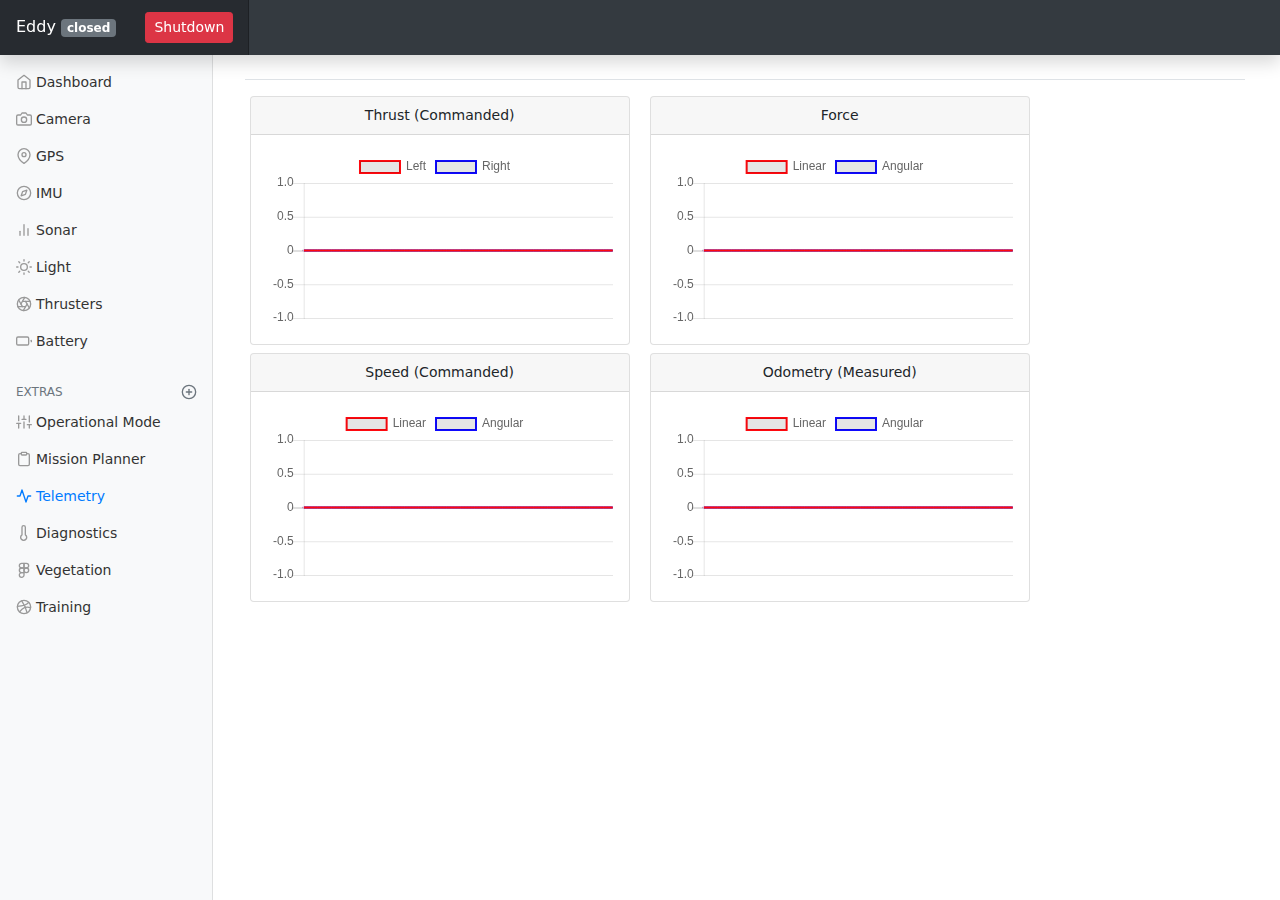
<file: ros2_ws/src/eddy_webui/www/telemetry.html>
<!doctype html>
<html lang="en">
  <head>
    <meta charset="utf-8">
    <meta name="viewport" content="width=device-width, initial-scale=1, shrink-to-fit=no">
    <meta name="description" content="">
    <meta name="author" content="Robert Codd-Downey">
    <meta name="generator" content="Jekyll v4.1.1">
    <title>Eddy Dashboard</title>

    <script src="./javascript/eventemitter2.js"></script>
    <script src="./javascript/roslib.min.js"></script>
    <script src="./javascript/jpg.js"></script>
    <script src="./javascript/Chart.min.js"></script>
    <script src="./javascript/dashboard.js"></script>

    <script type="text/javascript">
      'use strict';

      var force_cfg = {
				type: 'line',
				data: {
					labels: new Array(200+1).join('0').split(''),
					datasets: [{
            					label : "Linear",
						borderColor: 'rgba(255, 9, 15, 1)',
						data: new Array(200+1).join('0').split('').map(parseFloat),
						borderWidth: 2,
						pointRadius: 0.1
					}, {
				            label : "Angular",
						data: new Array(200+1).join('0').split('').map(parseFloat),
						borderColor: 'rgba(15, 9, 255, 1)',
						borderWidth: 2,
						pointRadius: 0.1
					}]
				},
				options: {
					responsive: true,
					showTooltips: false,
					linearGradientLine: true,
					legend: {
						display: true
					},
					scales: {
						xAxes: [{
					              display: false,
						}],
						yAxes: [{
      						  ticks: {
							suggestedMin: -1.0,
							suggestedMax: 1.0
							},
						  gridLines: {
							display: true
						  }
						}]
					}
				}
			};

      var thrust_cfg = {
				type: 'line',
				data: {
					labels: new Array(200+1).join('0').split(''),
					datasets: [{
            					label : "Left",
						borderColor: 'rgba(255, 9, 15, 1)',
						data: new Array(200+1).join('0').split('').map(parseFloat),
						borderWidth: 2,
						pointRadius: 0.1
					}, {
				            label : "Right",
						data: new Array(200+1).join('0').split('').map(parseFloat),
						borderColor: 'rgba(15, 9, 255, 1)',
						borderWidth: 2,
						pointRadius: 0.1
					}]
				},
				options: {
					responsive: true,
					showTooltips: false,
					linearGradientLine: true,
					legend: {
						display: true
					},
					scales: {
						xAxes: [{
					              display: false,
						}],
						yAxes: [{
      						  ticks: {
							suggestedMin: -1.0,
                                                        suggestedMax: 1.0
							},
						  gridLines: {
							display: true
						  }
						}]
					}
				}
			};

      var speed_cfg = {
				type: 'line',
				data: {
					labels: new Array(200+1).join('0').split(''),
					datasets: [{
            					label : "Linear",
						borderColor: 'rgba(255, 9, 15, 1)',
						data: new Array(200+1).join('0').split('').map(parseFloat),
						borderWidth: 2,
						pointRadius: 0.1
					}, {
				            label : "Angular",
						data: new Array(200+1).join('0').split('').map(parseFloat),
						borderColor: 'rgba(15, 9, 255, 1)',
						borderWidth: 2,
						pointRadius: 0.1
					}]
				},
				options: {
					responsive: true,
					showTooltips: false,
					linearGradientLine: true,
					legend: {
						display: true
					},
					scales: {
						xAxes: [{
					              display: false,
						}],
						yAxes: [{
      						  ticks: {
							suggestedMin: -1.0,
                                                        suggestedMax: 1.0
							},
						  gridLines: {
							display: true
						  }
						}]
					}
				}
			};

      var odom_cfg = {
                                type: 'line',
                                data: {
                                        labels: new Array(200+1).join('0').split(''),
                                        datasets: [{
                                                label : "Linear",
                                                borderColor: 'rgba(255, 9, 15, 1)',
                                                data: new Array(200+1).join('0').split('').map(parseFloat),
                                                borderWidth: 2,
                                                pointRadius: 0.1
                                        }, {
                                            label : "Angular",
                                                data: new Array(200+1).join('0').split('').map(parseFloat),
                                                borderColor: 'rgba(15, 9, 255, 1)',
                                                borderWidth: 2,
                                                pointRadius: 0.1
                                        }]
                                },
                                options: {
                                        responsive: true,
                                        showTooltips: false,
                                        linearGradientLine: true,
                                        legend: {
                                                display: true
                                        },
                                        scales: {
                                                xAxes: [{
                                                      display: false,
                                                }],
                                                yAxes: [{
                                                  ticks: {
                                                        suggestedMin: -1.0,
                                                        suggestedMax: 1.0
                                                        },
                                                  gridLines: {
                                                        display: true
                                                  }
                                                }]
                                        }
                                }
                        };

	function updatePlot(plot, index, data) {
		if (plot.data.datasets[index].data.length >= 200) {
			plot.data.datasets[index].data.splice(0, 1);
		}
		plot.data.datasets[index].data.push(data);
		plot.update();
	}

			if (!robot) {
				var robot = {
					ros: null,
					cmd_sub : null,
					name: "",
					init: function() {
						this.ros = new ROSLIB.Ros({
              url : 'ws://' + location.hostname + ':9090'
            });
                                                this.ros.on('error', function(error) {
                                                        updateRosStatus('error');
                                                });
                                                this.ros.on('connection', function(error) {
                                                        updateRosStatus('connection');
                                                });
                                                this.ros.on('close', function(error) {
                                                        updateRosStatus('close');
                                                });
						
						this.left_thrust_sub = new ROSLIB.Topic({
							ros : this.ros,
							name : '/eddy/motors/left/thrust',
							messageType : 'std_msgs/Float32'
						});
                                                this.right_thrust_sub = new ROSLIB.Topic({
                                                        ros : this.ros,
                                                        name : '/eddy/motors/right/thrust',
                                                        messageType : 'std_msgs/Float32'
                                                });
						this.left_thrust_sub.subscribe(function (message) {
							updatePlot(window.thrust_graph, 0, message.data);
						});
                                                this.right_thrust_sub.subscribe(function (message) {
                                                        updatePlot(window.thrust_graph, 1, message.data);
                                                });

                                                this.force_sub = new ROSLIB.Topic({
                                                        ros : this.ros,
                                                        name : '/eddy/cmd_thrust',
                                                        messageType : 'geometry_msgs/Wrench'
                                                });
						this.force_sub.subscribe(function (message) {
							updatePlot(window.force_graph, 0, message.force.x);
                                                        updatePlot(window.force_graph, 1, message.torque.z);
						});

                                                this.velocity_sub = new ROSLIB.Topic({
                                                        ros : this.ros,
                                                        name : '/eddy/cmd_vel',
                                                        messageType : 'geometry_msgs/Twist'
                                                });
                                                this.velocity_sub.subscribe(function (message) {
                                                        updatePlot(window.speed_graph, 0, message.linear.x);
                                                        updatePlot(window.speed_graph, 1, message.angular.z);
                                                });
						
						this.odometry_sub = new ROSLIB.Topic({
							ros : this.ros,
							name : '/eddy/odom/filtered',
							messageType : 'nav_msgs/Odometry'
						});
						this.odometry_sub.subscribe(function (message) {
                                                        updatePlot(window.odom_graph, 0, message.twist.twist.linear.x);
                                                        updatePlot(window.odom_graph, 1, message.twist.twist.angular.z);
                                                });
					}
				}
			}
			
      robot.init();
      
      var repeat_publisher = null;

      window.onload = function () {
	buildDashboard("Telemetry");
	feather.replace();
	onLoadROS(robot.ros);

        var thrust_ctx = document.getElementById("thrust-log").getContext("2d");
        window.thrust_graph = new Chart(thrust_ctx, thrust_cfg);

        var force_ctx = document.getElementById("force-log").getContext("2d");
        window.force_graph = new Chart(force_ctx, force_cfg);

        var speed_ctx = document.getElementById("speed-log").getContext("2d");
        window.speed_graph = new Chart(speed_ctx, speed_cfg);

	var odom_ctx = document.getElementById("odom-log").getContext("2d");
	window.odom_graph = new Chart(odom_ctx, odom_cfg);
      }

      window.onunload = function () {
				robot.ros.close();
			};
    </script>

    <!-- Bootstrap core CSS -->
    <link href="./css/bootstrap.min.css" rel="stylesheet">

    <style>
      .bd-placeholder-img {
        font-size: 1.125rem;
        text-anchor: middle;
        -webkit-user-select: none;
        -moz-user-select: none;
        -ms-user-select: none;
        user-select: none;
      }

      @media (min-width: 768px) {
        .bd-placeholder-img-lg {
          font-size: 3.5rem;
        }
      }
    </style>
    <!-- Custom styles for this template -->
    <link href="./css/dashboard.css" rel="stylesheet">
  </head>
  <body>

        <nav class="navbar navbar-dark sticky-top bg-dark flex-md-nowrap p-0 shadow">
                <div class="navbar-brand"/>
                        <div class="navbar-item ml-3 mr-3" style="color:white;">
                        Eddy <span id="ros-status" class="badge badge-warning">Connecting</span>
                        <button type="button" class="btn ml-4 btn-sm btn-danger"  data-toggle="modal" data-target="#shutdownModal">Shutdown</button>
                        </div>
                </div>
                <button class="navbar-toggler position-absolute d-md-none collapsed mt-1" type="button" data-toggle="collapse" data-target="#sidebarMenu" ar>
                        <span class="navbar-toggler-icon"></span>
                </button>
        </nav>

        <div class="modal fade" id="shutdownModal" tabindex="-1" aria-labelledby="exampleModalLabel" aria-hidden="true">
                <div class="modal-dialog">
                        <div class="modal-content">
                                <div class="modal-header">
                                        <h5 class="modal-title" id="exampleModalLabel">Shutdown Eddy</h5>
                                        <button type="button" class="close" data-dismiss="modal" aria-label="Close">
                                                <span aria-hidden="true">&times;</span>
                                        </button>
                                </div>
                                <div class="modal-body">
                                        Are you sure you want shutdown the robot ?
                                </div>
                                <div class="modal-footer">
                                        <button type="button" class="btn btn-secondary" data-dismiss="modal">Close</button>
                                        <button type="button" id="ros-halt" class="btn btn-danger" data-dismiss="modal">Shutdown</button>
                                </div>
                        </div>
                </div>
        </div>

<div class="container-fluid">
  <div class="row">
    <nav id="sidebarMenu" class="col-md-3 col-lg-2 d-md-block bg-light sidebar collapse">
      <div class="sidebar-sticky pt-3">
        <ul id="main_nav" class="nav flex-column">
        </ul>

        <h6 class="sidebar-heading d-flex justify-content-between align-items-center px-3 mt-4 mb-1 text-muted">
          <span>Extras</span>
          <a class="d-flex align-items-center text-muted" href="#" aria-label="Add a new report">
            <span data-feather="plus-circle"></span>
          </a>
        </h6>

        <ul id="extra_nav" class="nav flex-column">
        </ul>

      </div>
    </nav>

    <main role="main" class="col-md-9 ml-sm-auto col-lg-10 px-md-4">
      <div class="d-flex justify-content-between flex-wrap flex-md-nowrap align-items-center pt-3 pb-2 mb-3 border-bottom">
      </div>

      <div class="row">

        <div class="column">
          <div class="card mb-2 pb-1" >
            <div class="card-header">Thrust (Commanded)</div>
            <div class="card-body">
              <canvas class="w-100" id="thrust-log"></canvas>
            </div>
          </div>
        </div>

        <div class="column">
          <div class="card mb-2 pb-1" >
            <div class="card-header">Force</div>
            <div class="card-body">
              <canvas class="w-100" id="force-log"></canvas>
            </div>
          </div>
        </div>


        <div class="column">
          <div class="card mb-2 pb-1" >
            <div class="card-header">Speed (Commanded)</div>
            <div class="card-body">
              <canvas class="w-100" id="speed-log"></canvas>
            </div>
          </div>
        </div>

        <div class="column">
          <div class="card mb-2 pb-1" >
            <div class="card-header">Odometry (Measured)</div>
            <div class="card-body">
              <canvas class="w-100" id="odom-log"></canvas>
            </div>
          </div>
        </div>

      </div>

    </main>
  </div>
</div>
<script src="./javascript/jquery-3.5.1.slim.min.js" integrity="sha384-DfXdz2htPH0lsSSs5nCTpuj/zy4C+OGpamoFVy38MVBnE+IbbVYUew+OrCXaRkfj" crossorigin="anonymous"></script>
<script src="./javascript/bootstrap.bundle.min.js"></script>
<script src="./javascript/feather.min.js"></script>

<script type="text/javascript">
  feather.replace()
</script>

<!--<script src="./javascript/dashboard.js"></script>-->
</body>
</html>
</file>
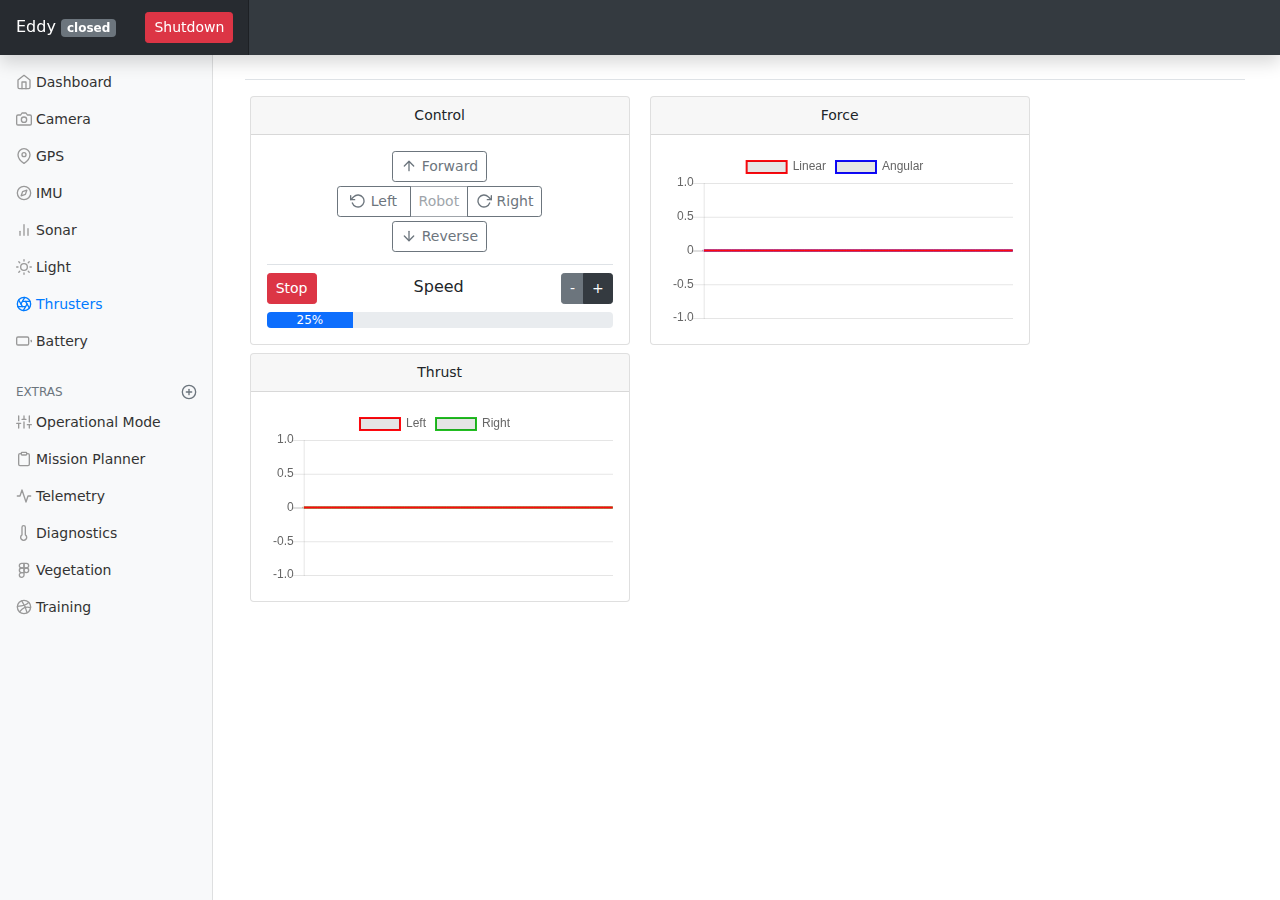
<file: ros2_ws/src/eddy_webui/www/thrusters.html>
<!doctype html>
<html lang="en">
  <head>
    <meta charset="utf-8">
    <meta name="viewport" content="width=device-width, initial-scale=1, shrink-to-fit=no">
    <meta name="description" content="">
    <meta name="author" content="Robert Codd-Downey">
    <meta name="generator" content="Jekyll v4.1.1">
    <title>Eddy Dashboard</title>

    <script src="./javascript/eventemitter2.js"></script>
    <script src="./javascript/roslib.min.js"></script>
    <script src="./javascript/jpg.js"></script>
    <script src="./javascript/Chart.min.js"></script>
    <script src="./javascript/dashboard.js"></script>

    <script type="text/javascript">
      'use strict';
			
      var force_cfg = {
				type: 'line',
				data: {
					labels: new Array(200+1).join('0').split(''),
					datasets: [{
            					label : "Linear",
						borderColor: 'rgba(255, 9, 15, 1)',
						data: new Array(200+1).join('0').split('').map(parseFloat),
						borderWidth: 2,
						pointRadius: 0.1
					}, {
				            label : "Angular",
						data: new Array(200+1).join('0').split('').map(parseFloat),
						borderColor: 'rgba(15, 9, 255, 1)',
						borderWidth: 2,
						pointRadius: 0.1
					}]
				},
				options: {
					responsive: true,
					showTooltips: false,
					linearGradientLine: true,
					legend: {
						display: true
					},
					scales: {
						xAxes: [{
					              display: false,
						}],
						yAxes: [{
      						  ticks: {
							min: -1.0,
							max: 1.0
							},
						  gridLines: {
							display: true
						  }
						}]
					}
				}
			};

      var thrust_cfg = {
                                type: 'line',
                                data: {
                                        labels: new Array(200+1).join('0').split(''),
                                        datasets: [{
                                                label : "Left",
                                                borderColor: 'rgba(255, 9, 15, 1)',
                                                data: new Array(200+1).join('0').split('').map(parseFloat),
                                                borderWidth: 2,
                                                pointRadius: 0.1
                                        }, {
                                            label : "Right",
                                                data: new Array(200+1).join('0').split('').map(parseFloat),
                                                borderColor: 'rgba(34, 190, 34, 1)',
                                                borderWidth: 2,
                                                pointRadius: 0.1
                                        }]
                                },
                                options: {
                                        responsive: true,
                                        showTooltips: false,
                                        linearGradientLine: true,
                                        legend: {
                                                display: true
                                        },
                                        scales: {
                                                xAxes: [{
                                                      display: false,
                                                }],
                                                yAxes: [{
                                                  ticks: {
                                                        min: -1.0,
                                                        max: 1.0
                                                        },
                                                  gridLines: {
                                                        display: true
                                                  }
                                                }]
                                        }
                                }
                        };

      function updateForcePlot(message) {
        var chart = window.force_graph;
			
	chart.data.labels.splice(0, 1);
        if (chart.data.datasets[0].data.length >= 200) {
          chart.data.datasets[0].data.splice(0, 1);
        }

        if (chart.data.datasets[1].data.length >= 200) {
          chart.data.datasets[1].data.splice(0, 1);
        }

	
	chart.data.labels.push('');
        chart.data.datasets[0].data.push(message.force.x);
        chart.data.datasets[1].data.push(message.torque.z);
        
        chart.update();
      }

      function updateThrustPlot(message, index) {
        var chart = window.thrust_graph;

        //chart.data.labels.splice(0, 1);
        if (chart.data.datasets[index].data.length >= 200) {
          chart.data.datasets[index].data.splice(0, 1);
        }

        //chart.data.labels.push('');
        chart.data.datasets[index].data.push(message.data);

        chart.update();
      }

			if (!robot) {
				var robot = {
					ros: null,
					cmd_sub : null,
					name: "",
					init: function() {
						this.ros = new ROSLIB.Ros({
              url : 'ws://' + location.hostname + ':9090'
            });

						this.ros.on('error', function(error) {
							updateRosStatus('error');
						});
						this.ros.on('connection', function(error) {
							updateRosStatus('connection');
						});
						this.ros.on('close', function(error) {
							updateRosStatus('close');
						});

						
						this.cmd_sub = new ROSLIB.Topic({
							ros : this.ros,
							name : '/eddy/cmd_thrust',
							messageType : 'geometry_msgs/Wrench'
						});
						this.cmd_sub.subscribe(function (message) {
							updateForcePlot(message);
						});

                                                this.left_sub = new ROSLIB.Topic({
                                                        ros : this.ros,
                                                        name : '/eddy/motors/left/thrust',
                                                        messageType : 'std_msgs/Float32'
                                                });
                                                this.left_sub.subscribe(function (message) {
                                                        updateThrustPlot(message, 0);
                                                });

                                                this.right_sub = new ROSLIB.Topic({
                                                        ros : this.ros,
                                                        name : '/eddy/motors/right/thrust',
                                                        messageType : 'std_msgs/Float32'
                                                });
                                                this.right_sub.subscribe(function (message) {
                                                        updateThrustPlot(message, 1);
                                                });			
					}
				}
			}
			
      robot.init();
      
      var repeat_publisher = null;

      window.onload = function () {
	buildDashboard("Thrusters");
	feather.replace();
	onLoadROS(robot.ros);

        var force_ctx = document.getElementById("force-log").getContext("2d");
        window.force_graph = new Chart(force_ctx, force_cfg);

        var thrust_ctx = document.getElementById("thrust-log").getContext("2d");
        window.thrust_graph = new Chart(thrust_ctx, thrust_cfg);

        var forward_btn = document.getElementById("robot-forward-btn");
        forward_btn.onmousedown = function () {
          repeat_publisher = setInterval(function () {
            robot.cmd_sub({
              force : { x : 1.0, y : 0.0, z : 0.0 },
              torque : { x : 0.0, y : 0.0, z : 0.0}
            })
          }, 20)
        };
        forward_btn.onmouseup = function () {
          clearInterval(repeat_publisher);
        }

        var reverse_btn = document.getElementById("robot-reverse-btn");
        reverse_btn.onmousedown = function () {
          repeat_publisher = setInterval(function () {
            robot.cmd_sub({
              force : { x : -1.0, y : 0.0, z : 0.0 },
              torque : { x : 0.0, y : 0.0, z : 0.0}
            });
          }, 20)
        };
        reverse_btn.onmouseup = function () {
          clearInterval(repeat_publisher);
        }

        var left_btn = document.getElementById("robot-left-btn");
        left_btn.onmousedown = function () {
          repeat_publisher = setInterval(function () {
            robot.cmd_sub({
              force : { x : 0.0, y : 0.0, z : 0.0 },
              torque : { x : 0.0, y : 0.0, z : 1.0}
            });
          }, 20)
        };
        left_btn.onmouseup = function () {
          clearInterval(repeat_publisher);
        }

        var right_btn = document.getElementById("robot-right-btn");
        right_btn.onmousedown = function () {
          repeat_publisher = setInterval(function () {
            robot.cmd_sub({
              force : { x : 0.0, y : 0.0, z : 0.0 },
              torque : { x : 0.0, y : 0.0, z : -1.0}
            });
          }, 20)
        };
        right_btn.onmouseup = function () {
          clearInterval(repeat_publisher);
        }

        var speed_increase_btn = document.getElementById("speed-increase-btn");
        speed_increase_btn.onclick = function () {
          var progress = document.getElementById("speed-status-bar");
          var val = min(parseFloat(progress.innerHTML) + 1, 100);
          progress.style.width = val.toString() + "%";
          progress.innerHTML = val.toString() + "%";
        }

        var speed_decrease_btn = document.getElementById("speed-decrease-btn");
        speed_decrease_btn.onclick = function () {
          var progress = document.getElementById("speed-status-bar");
          var val = max(parseFloat(progress.innerHTML) - 1, 0);
          progress.style.width = val.toString() + "%";
          progress.innerHTML = val.toString() + "%";
        }
      }

      window.onunload = function () {
				robot.ros.close();
			};
    </script>

    <!-- Bootstrap core CSS -->
    <link href="./css/bootstrap.min.css" rel="stylesheet">

    <style>
      .bd-placeholder-img {
        font-size: 1.125rem;
        text-anchor: middle;
        -webkit-user-select: none;
        -moz-user-select: none;
        -ms-user-select: none;
        user-select: none;
      }

      @media (min-width: 768px) {
        .bd-placeholder-img-lg {
          font-size: 3.5rem;
        }
      }
    </style>
    <!-- Custom styles for this template -->
    <link href="./css/dashboard.css" rel="stylesheet">
  </head>
  <body>

        <nav class="navbar navbar-dark sticky-top bg-dark flex-md-nowrap p-0 shadow">
                <div class="navbar-brand"/>
                        <div class="navbar-item ml-3 mr-3" style="color:white;">
                        Eddy <span id="ros-status" class="badge badge-warning">Connecting</span>
                        <button type="button" class="btn ml-4 btn-sm btn-danger"  data-toggle="modal" data-target="#shutdownModal">Shutdown</button>
                        </div>
                </div>
                <button class="navbar-toggler position-absolute d-md-none collapsed mt-1" type="button" data-toggle="collapse" data-target="#sidebarMenu" ar>
                        <span class="navbar-toggler-icon"></span>
                </button>
        </nav>

        <div class="modal fade" id="shutdownModal" tabindex="-1" aria-labelledby="exampleModalLabel" aria-hidden="true">
                <div class="modal-dialog">
                        <div class="modal-content">
                                <div class="modal-header">
                                        <h5 class="modal-title" id="exampleModalLabel">Shutdown Eddy</h5>
                                        <button type="button" class="close" data-dismiss="modal" aria-label="Close">
                                                <span aria-hidden="true">&times;</span>
                                        </button>
                                </div>
                                <div class="modal-body">
                                        Are you sure you want shutdown the robot ?
                                </div>
                                <div class="modal-footer">
                                        <button type="button" class="btn btn-secondary" data-dismiss="modal">Close</button>
                                        <button type="button" id="ros-halt" class="btn btn-danger" data-dismiss="modal">Shutdown</button>
                                </div>
                        </div>
                </div>
        </div>

<div class="container-fluid">
  <div class="row">
    <nav id="sidebarMenu" class="col-md-3 col-lg-2 d-md-block bg-light sidebar collapse">
      <div class="sidebar-sticky pt-3">
        <ul id="main_nav" class="nav flex-column">
        </ul>

        <h6 class="sidebar-heading d-flex justify-content-between align-items-center px-3 mt-4 mb-1 text-muted">
          <span>Extras</span>
          <a class="d-flex align-items-center text-muted" href="#" aria-label="Add a new report">
            <span data-feather="plus-circle"></span>
          </a>
        </h6>

        <ul id="extra_nav" class="nav flex-column">
        </ul>

      </div>
    </nav>

    <main role="main" class="col-md-9 ml-sm-auto col-lg-10 px-md-4">
      <div class="d-flex justify-content-between flex-wrap flex-md-nowrap align-items-center pt-3 pb-2 mb-3 border-bottom">
      </div>

      <div class="row">
        <div class="column">
          <div class="card mb-2" >
            <div class="card-header">Control</div>


            <div class="card-body">

              <div class="btn-toolbar mb-1 justify-content-center" role="toolbar">
                <button id="robot-forward-btn" type="button" class="btn btn-outline-secondary btn-sm"><span data-feather="arrow-up"></span> Forward</button>
              </div>

              <div class="btn-toolbar mb-1 justify-content-center" role="toolbar" >
                <div class="btn-group" role="group">
                  <button id="robot-left-btn" type="button" class="btn btn-outline-secondary btn-sm">&nbsp;<span data-feather="rotate-ccw"></span> Left&nbsp;</button>
                  <button type="button" class="btn btn-outline-secondary btn-sm disabled">Robot</button>
                  <button id="robot-right-btn" type="button" class="btn btn-outline-secondary btn-sm"><span data-feather="rotate-cw"></span> Right</button>
                </div>
              </div>

              <div class="btn-toolbar mb-1 justify-content-center" role="toolbar">
                <button id="robot-reverse-btn" type="button" class="btn btn-outline-secondary btn-sm"><span data-feather="arrow-down"></span> Reverse</button>
              </div>

              <div class="d-flex flex-wrap flex-md-nowrap mb-2 pb-2 border-bottom">
              </div>

              <div class="btn-toolbar justify-content-between" role="toolbar">
                
                <button id="light-btn" type="button" class="btn btn-danger btn-sm">Stop</button>

                <h6 class="mt-1">Speed</h6>

                <div class="btn-group" role="group">
                  <button id="speed-decrease-btn" type="button" class="btn btn-secondary btn-sm">-</button>
                  <button id="speed-increase-btn" type="button" class="btn btn-dark btn-sm">+</button>
                </div>

                <div class="progress mt-2" style="width: 100%;">
                  <div id="speed-status-bar" class="progress-bar" role="progressbar" style="width: 25%;" aria-valuenow="0.0" aria-valuemin="0.0" aria-valuemax="1.0">25%</div>
                </div>

              </div>

            </div>
          </div>
        </div>

        <div class="column">
          <div class="card mb-2 pb-1" >
            <div class="card-header">Force</div>
            <div class="card-body">
              <canvas class="w-100" id="force-log"></canvas>
            </div>
          </div>
        </div>

        <div class="column">
          <div class="card mb-2 pb-1" >
            <div class="card-header">Thrust</div>
            <div class="card-body">
              <canvas class="w-100" id="thrust-log"></canvas>
            </div>
          </div>
        </div>


      </div>

    </main>
  </div>
</div>
<script src="./javascript/jquery-3.5.1.slim.min.js" integrity="sha384-DfXdz2htPH0lsSSs5nCTpuj/zy4C+OGpamoFVy38MVBnE+IbbVYUew+OrCXaRkfj" crossorigin="anonymous"></script>
<script src="./javascript/bootstrap.bundle.min.js"></script>
<script src="./javascript/feather.min.js"></script>

<script type="text/javascript">
  feather.replace()
</script>

<!--<script src="./javascript/dashboard.js"></script>-->
</body>
</html>
</file>
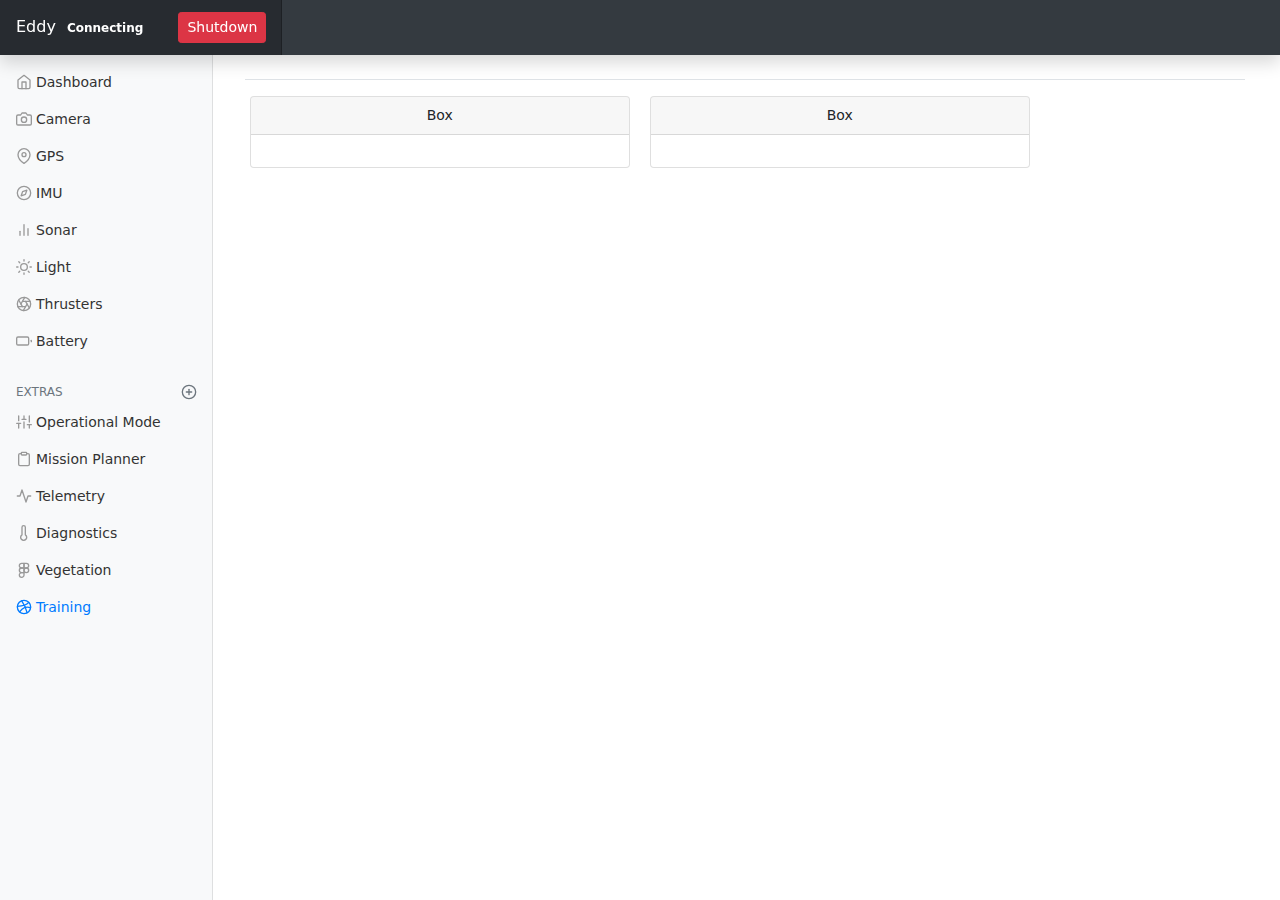
<file: ros2_ws/src/eddy_webui/www/training.html>
<!doctype html>
<html lang="en">
  <head>
    <meta charset="utf-8">
    <meta name="viewport" content="width=device-width, initial-scale=1, shrink-to-fit=no">
    <meta name="description" content="">
    <meta name="author" content="Robert Codd-Downey">
    <meta name="generator" content="Jekyll v4.1.1">
    <title>Eddy Dashboard</title>

    <script src="./javascript/eventemitter2.js"></script>
    <script src="./javascript/roslib.min.js"></script>
    <script src="./javascript/jpg.js"></script>
    <script src="./javascript/Chart.min.js"></script>
    <script src="./javascript/dashboard.js"></script>


    <script type="text/javascript">
      'use strict';
			
      if (!robot) {
        var robot = {
          ros: null,
          name: "",
          init: function() {
            this.ros = new ROSLIB.Ros({
              url : 'ws://' + location.hostname + ':9090'
            });
						this.ros.on('error', function(error) {
							updateRosStatus('error');
						});
						this.ros.on('connection', function(error) {
							updateRosStatus('connection');
						});
						this.ros.on('close', function(error) {
							updateRosStatus('close');
						});
            
          }
        }
      }
      
      robot.init();

      window.onload = function () {
	buildDashboard("Training");
	feather.replace();
	onLoadROS(robot.ros);
      };
    
      window.onunload = function () {
        robot.ros.close();
      };
    </script>

    <!-- Bootstrap core CSS -->
    <link href="./css/bootstrap.min.css" rel="stylesheet">

    <style>
      .bd-placeholder-img {
        font-size: 1.125rem;
        text-anchor: middle;
        -webkit-user-select: none;
        -moz-user-select: none;
        -ms-user-select: none;
        user-select: none;
      }

      @media (min-width: 768px) {
        .bd-placeholder-img-lg {
          font-size: 3.5rem;
        }
      }
    </style>
    <!-- Custom styles for this template -->
    <link href="./css/dashboard.css" rel="stylesheet">
  </head>
  <body>

        <nav class="navbar navbar-dark sticky-top bg-dark flex-md-nowrap p-0 shadow">
                <div class="navbar-brand"/>
                        <div class="navbar-item ml-3 mr-3" style="color:white;">
                        Eddy <span id="ros-status" class="badge badge-warning">Connecting</span>
                        <button type="button" class="btn ml-4 btn-sm btn-danger"  data-toggle="modal" data-target="#shutdownModal">Shutdown</button>
                        </div>
                </div>
                <button class="navbar-toggler position-absolute d-md-none collapsed mt-1" type="button" data-toggle="collapse" data-target="#sidebarMenu" ar>
                        <span class="navbar-toggler-icon"></span>
                </button>
        </nav>

        <div class="modal fade" id="shutdownModal" tabindex="-1" aria-labelledby="exampleModalLabel" aria-hidden="true">
                <div class="modal-dialog">
                        <div class="modal-content">
                                <div class="modal-header">
                                        <h5 class="modal-title" id="exampleModalLabel">Shutdown Eddy</h5>
                                        <button type="button" class="close" data-dismiss="modal" aria-label="Close">
                                                <span aria-hidden="true">&times;</span>
                                        </button>
                                </div>
                                <div class="modal-body">
                                        Are you sure you want shutdown the robot ?
                                </div>
                                <div class="modal-footer">
                                        <button type="button" class="btn btn-secondary" data-dismiss="modal">Close</button>
                                        <button type="button" id="ros-halt" class="btn btn-danger" data-dismiss="modal">Shutdown</button>
                                </div>
                        </div>
                </div>
        </div>

<div class="container-fluid">
  <div class="row">
    <nav id="sidebarMenu" class="col-md-3 col-lg-2 d-md-block bg-light sidebar collapse">
      <div class="sidebar-sticky pt-3">
        <ul id="main_nav" class="nav flex-column">
        </ul>

        <h6 class="sidebar-heading d-flex justify-content-between align-items-center px-3 mt-4 mb-1 text-muted">
          <span>Extras</span>
          <a class="d-flex align-items-center text-muted" href="#" aria-label="Add a new report">
            <span data-feather="plus-circle"></span>
          </a>
        </h6>

        <ul id="extra_nav" class="nav flex-column">
        </ul>

      </div>
    </nav>

    <main role="main" class="col-md-9 ml-sm-auto col-lg-10 px-md-4">
      <div class="d-flex justify-content-between flex-wrap flex-md-nowrap align-items-center pt-3 pb-2 mb-3 border-bottom">
      </div>

      <div class="row">

        <div class="column">
          <div class="card mb-2" >
            <div class="card-header">Box</div>
            <div class="card-body">
            </div>
          </div>
        </div>

        <div class="column">
          <div class="card mb-2" >
            <div class="card-header">Box</div>
            <div class="card-body">
            </div>
          </div>
        </div>

      </div>
      
  </div>
</div>
<script src="./javascript/jquery-3.5.1.slim.min.js" integrity="sha384-DfXdz2htPH0lsSSs5nCTpuj/zy4C+OGpamoFVy38MVBnE+IbbVYUew+OrCXaRkfj" crossorigin="anonymous"></script>
<script src="./javascript/bootstrap.bundle.min.js"></script>
<script src="./javascript/feather.min.js"></script>

<script type="text/javascript">
  feather.replace()
</script>

</body>
</html>
</file>
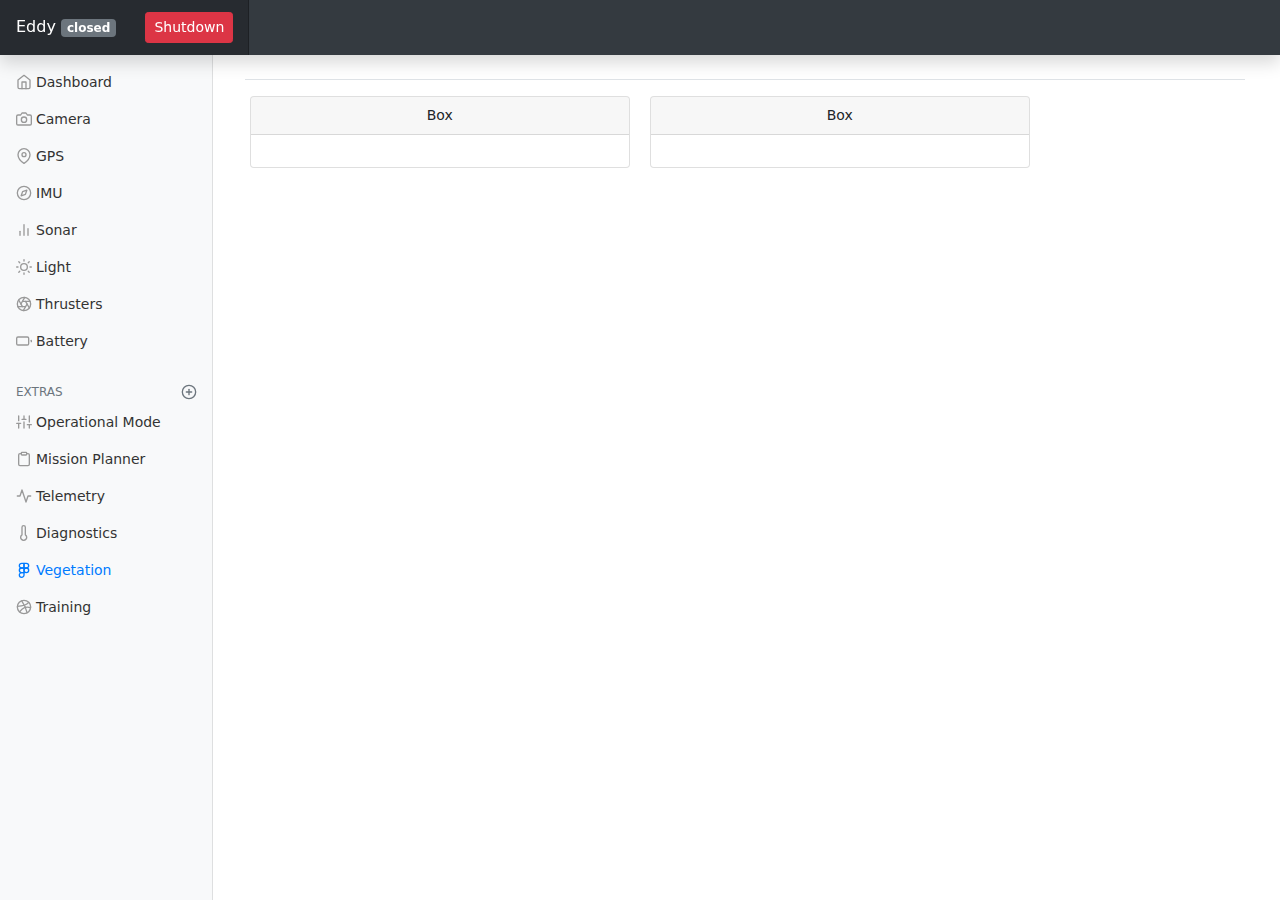
<file: ros2_ws/src/eddy_webui/www/vegetation.html>
<!doctype html>
<html lang="en">
  <head>
    <meta charset="utf-8">
    <meta name="viewport" content="width=device-width, initial-scale=1, shrink-to-fit=no">
    <meta name="description" content="">
    <meta name="author" content="Robert Codd-Downey">
    <meta name="generator" content="Jekyll v4.1.1">
    <title>Eddy Dashboard</title>

    <script src="./javascript/eventemitter2.js"></script>
    <script src="./javascript/roslib.min.js"></script>
    <script src="./javascript/jpg.js"></script>
    <script src="./javascript/Chart.min.js"></script>
    <script src="./javascript/dashboard.js"></script>


    <script type="text/javascript">
      'use strict';
			
      if (!robot) {
        var robot = {
          ros: null,
          name: "",
          init: function() {
            this.ros = new ROSLIB.Ros({
              url : 'ws://' + location.hostname + ':9090'
            });
						this.ros.on('error', function(error) {
							updateRosStatus('error');
						});
						this.ros.on('connection', function(error) {
							updateRosStatus('connection');
						});
						this.ros.on('close', function(error) {
							updateRosStatus('close');
						});
            
          }
        }
      }
      
      robot.init();

      window.onload = function () {
	buildDashboard("Vegetation");
	feather.replace();
	onLoadROS(robot.ros);
      };
    
      window.onunload = function () {
        robot.ros.close();
      };
    </script>

    <!-- Bootstrap core CSS -->
    <link href="./css/bootstrap.min.css" rel="stylesheet">

    <style>
      .bd-placeholder-img {
        font-size: 1.125rem;
        text-anchor: middle;
        -webkit-user-select: none;
        -moz-user-select: none;
        -ms-user-select: none;
        user-select: none;
      }

      @media (min-width: 768px) {
        .bd-placeholder-img-lg {
          font-size: 3.5rem;
        }
      }
    </style>
    <!-- Custom styles for this template -->
    <link href="./css/dashboard.css" rel="stylesheet">
  </head>
  <body>

        <nav class="navbar navbar-dark sticky-top bg-dark flex-md-nowrap p-0 shadow">
                <div class="navbar-brand"/>
                        <div class="navbar-item ml-3 mr-3" style="color:white;">
                        Eddy <span id="ros-status" class="badge badge-warning">Connecting</span>
                        <button type="button" class="btn ml-4 btn-sm btn-danger"  data-toggle="modal" data-target="#shutdownModal">Shutdown</button>
                        </div>
                </div>
                <button class="navbar-toggler position-absolute d-md-none collapsed mt-1" type="button" data-toggle="collapse" data-target="#sidebarMenu" ar>
                        <span class="navbar-toggler-icon"></span>
                </button>
        </nav>

        <div class="modal fade" id="shutdownModal" tabindex="-1" aria-labelledby="exampleModalLabel" aria-hidden="true">
                <div class="modal-dialog">
                        <div class="modal-content">
                                <div class="modal-header">
                                        <h5 class="modal-title" id="exampleModalLabel">Shutdown Eddy</h5>
                                        <button type="button" class="close" data-dismiss="modal" aria-label="Close">
                                                <span aria-hidden="true">&times;</span>
                                        </button>
                                </div>
                                <div class="modal-body">
                                        Are you sure you want shutdown the robot ?
                                </div>
                                <div class="modal-footer">
                                        <button type="button" class="btn btn-secondary" data-dismiss="modal">Close</button>
                                        <button type="button" id="ros-halt" class="btn btn-danger" data-dismiss="modal">Shutdown</button>
                                </div>
                        </div>
                </div>
        </div>

<div class="container-fluid">
  <div class="row">
    <nav id="sidebarMenu" class="col-md-3 col-lg-2 d-md-block bg-light sidebar collapse">
      <div class="sidebar-sticky pt-3">
        <ul id="main_nav" class="nav flex-column">
        </ul>

        <h6 class="sidebar-heading d-flex justify-content-between align-items-center px-3 mt-4 mb-1 text-muted">
          <span>Extras</span>
          <a class="d-flex align-items-center text-muted" href="#" aria-label="Add a new report">
            <span data-feather="plus-circle"></span>
          </a>
        </h6>

        <ul id="extra_nav" class="nav flex-column">
        </ul>

      </div>
    </nav>

    <main role="main" class="col-md-9 ml-sm-auto col-lg-10 px-md-4">
      <div class="d-flex justify-content-between flex-wrap flex-md-nowrap align-items-center pt-3 pb-2 mb-3 border-bottom">
      </div>

      <div class="row">

        <div class="column">
          <div class="card mb-2" >
            <div class="card-header">Box</div>
            <div class="card-body">
            </div>
          </div>
        </div>

        <div class="column">
          <div class="card mb-2" >
            <div class="card-header">Box</div>
            <div class="card-body">
            </div>
          </div>
        </div>

      </div>
      
  </div>
</div>
<script src="./javascript/jquery-3.5.1.slim.min.js" integrity="sha384-DfXdz2htPH0lsSSs5nCTpuj/zy4C+OGpamoFVy38MVBnE+IbbVYUew+OrCXaRkfj" crossorigin="anonymous"></script>
<script src="./javascript/bootstrap.bundle.min.js"></script>
<script src="./javascript/feather.min.js"></script>

<script type="text/javascript">
  feather.replace()
</script>

</body>
</html>
</file>
<file: ros2_ws/src/eddy_webui/www/css/dashboard.css>
body {
  font-size: .875rem;
}

.feather {
  width: 16px;
  height: 16px;
  vertical-align: text-bottom;
}

/**
* Range Sliders
*/
.progress-bar {
/*  background: linear-gradient(to right, rgba(0, 0, 0, 1) 0%, rgba(255, 255, 255, 1) 100%);
*/
}
/*
 * Responsive Rows
 */

 /* Float four columns side by side */
.column {
  float: left;
  width: 25rem;
  padding: 0 10px;
}

/* Remove extra left and right margins, due to padding in columns */
.row {margin: 0 -5px;}

/* Clear floats after the columns */
.row:after {
  content: "";
  display: table;
  clear: both;
}

/* Style the counter cards */
.card {
  text-align: center;
}

/* Responsive columns - one column layout (vertical) on small screens */
@media screen and (max-width: 600px) {
  .column {
    width: 100%;
    display: block;
    margin-bottom: 20px;
  }
}

/*
 * Sidebar
 */


.sidebar {
  position: fixed;
  top: 0;
  bottom: 0;
  left: 0;
  z-index: 100; /* Behind the navbar */
  padding: 48px 0 0; /* Height of navbar */
  box-shadow: inset -1px 0 0 rgba(0, 0, 0, .1);
}

@media (max-width: 767.98px) {
  .sidebar {
    top: 5rem;
  }
}

.sidebar-sticky {
  position: relative;
  top: 0;
  height: calc(100vh - 48px);
  padding-top: .5rem;
  overflow-x: hidden;
  overflow-y: auto; /* Scrollable contents if viewport is shorter than content. */
}

@supports ((position: -webkit-sticky) or (position: sticky)) {
  .sidebar-sticky {
    position: -webkit-sticky;
    position: sticky;
  }
}

.sidebar .nav-link {
  font-weight: 500;
  color: #333;
}

.sidebar .nav-link .feather {
  margin-right: 4px;
  color: #999;
}

.sidebar .nav-link.active {
  color: #007bff;
}

.sidebar .nav-link:hover .feather,
.sidebar .nav-link.active .feather {
  color: inherit;
}

.sidebar-heading {
  font-size: .75rem;
  text-transform: uppercase;
}

/*
 * Navbar
 */

.navbar-brand {
  padding-top: .75rem;
  padding-bottom: .75rem;
  font-size: 1rem;
  background-color: rgba(0, 0, 0, .25);
  box-shadow: inset -1px 0 0 rgba(0, 0, 0, .25);
}

.navbar .navbar-toggler {
  top: .25rem;
  right: 1rem;
}

.navbar .form-control {
  padding: .75rem 1rem;
  border-width: 0;
  border-radius: 0;
}

.form-control-dark {
  color: #fff;
  background-color: rgba(255, 255, 255, .1);
  border-color: rgba(255, 255, 255, .1);
}

.form-control-dark:focus {
  border-color: transparent;
  box-shadow: 0 0 0 3px rgba(255, 255, 255, .25);
}
</file>
